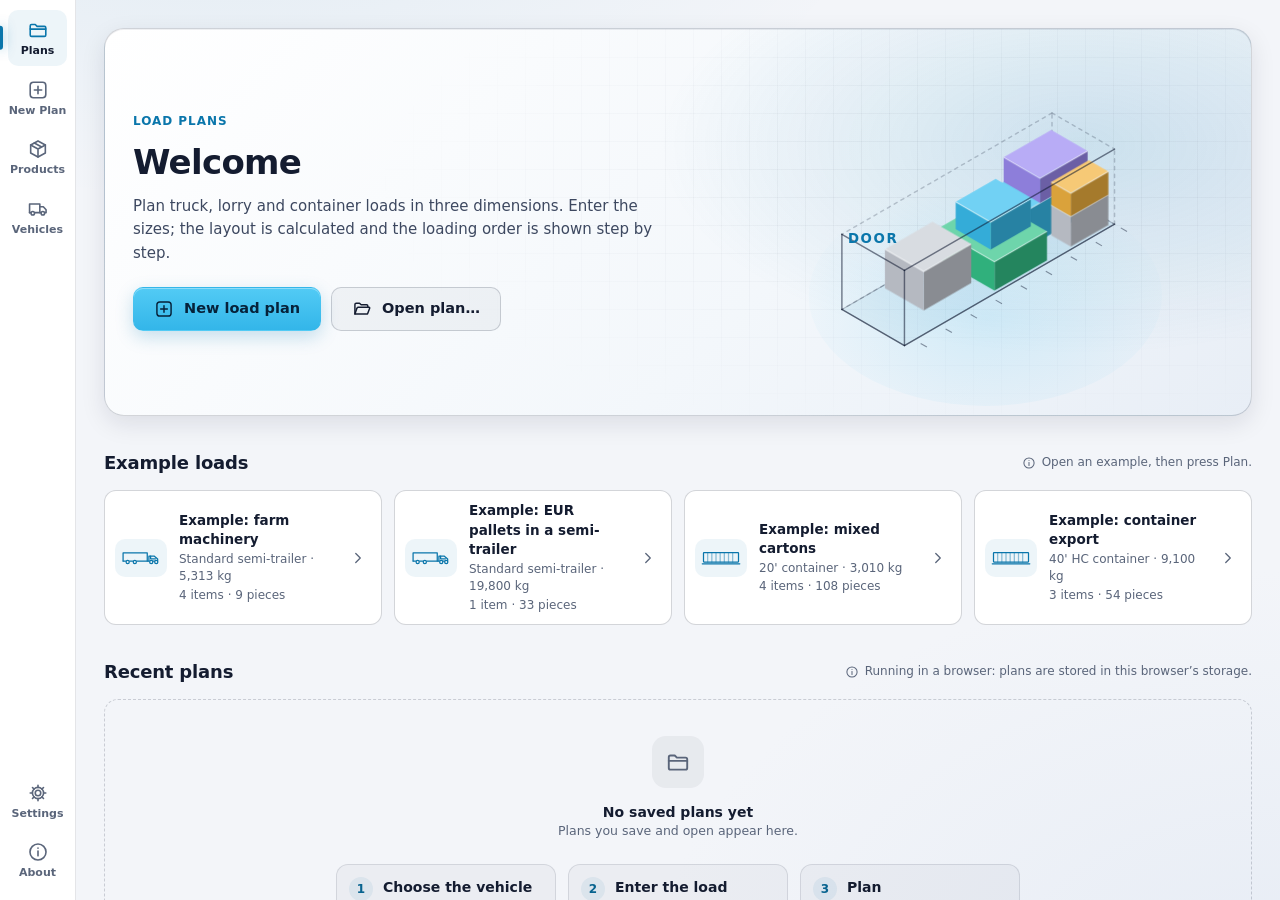
<file: Istif/web/index.html>
<!doctype html>
<html lang="tr">
<head>
  <meta charset="utf-8">
  <meta name="viewport" content="width=device-width, initial-scale=1">
  <!-- Yalnız yerel dosyalar: dış adres, CDN ya da yazı tipi bağlantısı yok.
       script-src'deki özet aşağıdaki import map'in SHA-256'sıdır; import map değişirse özet yeniden hesaplanır. -->
  <meta http-equiv="Content-Security-Policy"
        content="default-src 'self'; script-src 'self' 'sha256-kaEog0AsPo4/9apXRMvp5eF3zpfBg9ltlJNNm2KUPio='; style-src 'self' 'unsafe-inline'; img-src 'self' data: blob:; font-src 'self'; connect-src 'self'; worker-src 'self'; object-src 'none'; base-uri 'none'; form-action 'none';">
  <meta name="color-scheme" content="dark">
  <title></title>
  <link rel="icon" href="img/simge-256.png">
  <link rel="stylesheet" href="css/temel.css">
  <link rel="stylesheet" href="css/ekranlar.css">
  <link rel="stylesheet" href="css/plan.css">
  <link rel="stylesheet" href="css/rapor.css">
  <script type="importmap">{"imports":{"three":"./vendor/three/three.module.min.js","three/addons/":"./vendor/three/addons/"}}</script>
  <script type="module" src="js/uygulama.js"></script>
</head>
<body class="bekliyor">
</body>
</html>
</file>
<file: Istif/web/css/temel.css>
/* Temel: renkler, yazı, düğmeler, alanlar, kartlar, pencereler, bildirimler.
   Renkler iki temada da değişkenlerdedir: koyu tema :root, açık tema :root[data-tema="acik"] (js/tema.js).
   "-ton" değişkenleri saydam katmanlar içindir: rgba(var(--ton), 0.06) gibi. Açık temada metin renkleri WCAG AA'yı (4,5:1) sağlar. */

:root {
  --zemin: #0F1830;
  --zemin-koyu: #0A1226;
  --yuzey: #121D38;
  --yuzey-2: #172443;
  --yuzey-3: #1D2C52;
  --lacivert: #1D2B4D;

  /* Saydam katman tonları (r, g, b) */
  --ton: 255, 255, 255;
  --cizgi-ton: 201, 206, 214;
  --cukur-ton: 6, 11, 26;
  --panel-ton: 10, 18, 38;
  --cam-ton: 12, 20, 42;
  --lacivert-ton: 29, 43, 77;
  --vurgu-ton: 58, 191, 240;
  --sari-ton: 242, 180, 65;
  --kirmizi-ton: 240, 97, 109;
  --yesil-ton: 53, 196, 138;
  --mor-ton: 157, 140, 242;

  --cizgi: rgba(var(--cizgi-ton), 0.09);
  --cizgi-2: rgba(var(--cizgi-ton), 0.16);
  --cizgi-3: rgba(var(--cizgi-ton), 0.26);

  --vurgu: #3ABFF0;
  --vurgu-acik: #8EDCF8;
  --vurgu-koyu: #1E9FD3;
  --vurgu-zemin: rgba(var(--vurgu-ton), 0.12);
  /* Vurgu renginin üstündeki yazı (seçili sekme, oynat düğmesi) */
  --vurgu-metin: #06223A;
  /* Açık mavi birincil düğmelerin yazısı; iki temada da aynı */
  --birincil-metin: #06223A;

  --gumus: #C9CED6;
  --gumus-koyu: #8A929E;
  --metin: #E9EDF3;
  --metin-2: #B4BCC8;
  --metin-3: #7E8899;
  --metin-guclu: #FFFFFF;

  --yesil: #35C48A;
  --sari: #F2B441;
  --kirmizi: #F0616D;
  --mor: #9D8CF2;
  --etiket-kirmizi: #F68B94;
  --etiket-sari: #F5C462;
  --etiket-mavi: #77D2F5;
  --etiket-mor: #B5A8F6;
  --etiket-yesil: #35C48A;

  --menu-zemin: #17244A;
  --tablo-baslik: #131E3B;
  --diyalog-zemin: linear-gradient(180deg, #1A2850 0%, #141F3D 100%);
  --perde: rgba(4, 8, 20, 0.6);
  --gezinme-zemin: linear-gradient(180deg, #0C1530 0%, #0A1229 100%);
  --karsilama-zemin:
    radial-gradient(600px 300px at 85% 30%, rgba(var(--vurgu-ton), 0.12), transparent 70%),
    linear-gradient(135deg, #1D2B4D 0%, #16234A 45%, #111B38 100%);
  --sahne-zemin: radial-gradient(120% 90% at 50% 35%, #1F3260 0%, #172649 40%, #101A35 75%, #0C1429 100%);
  --kart-zemin: linear-gradient(180deg, rgba(255, 255, 255, 0.035), rgba(255, 255, 255, 0.015));

  --golge-1: 0 1px 2px rgba(0, 0, 0, 0.25);
  --golge-2: 0 10px 28px rgba(2, 6, 18, 0.45);
  --golge-3: 0 28px 70px rgba(2, 6, 18, 0.62);

  --r-k: 6px;
  --r: 10px;
  --r-b: 14px;

  --egri: cubic-bezier(0.2, 0.8, 0.2, 1);
  --sure: 200ms;

  --yazi: "Segoe UI Variable Text", "Segoe UI", system-ui, sans-serif;
  --baslik-yazi: "Segoe UI Variable Display", "Segoe UI", system-ui, sans-serif;

  color-scheme: dark;
}

:root[data-tema="acik"] {
  --zemin: #F3F5F9;
  --zemin-koyu: #E9EDF3;
  --yuzey: #FFFFFF;
  --yuzey-2: #F7F9FC;
  --yuzey-3: #FFFFFF;

  --ton: 15, 24, 48;
  --cizgi-ton: 15, 24, 48;
  --cukur-ton: 255, 255, 255;
  --panel-ton: 255, 255, 255;
  --cam-ton: 255, 255, 255;
  --lacivert-ton: 222, 230, 242;
  --vurgu-ton: 10, 118, 171;
  --sari-ton: 154, 98, 0;
  --kirmizi-ton: 192, 48, 61;
  --yesil-ton: 26, 127, 83;
  --mor-ton: 106, 85, 216;

  --cizgi: rgba(var(--cizgi-ton), 0.11);
  --cizgi-2: rgba(var(--cizgi-ton), 0.18);
  --cizgi-3: rgba(var(--cizgi-ton), 0.32);

  --vurgu: #0A76AB;
  --vurgu-acik: #075F8B;
  --vurgu-koyu: #3ABFF0;
  --vurgu-zemin: rgba(var(--vurgu-ton), 0.07);
  --vurgu-metin: #FFFFFF;

  --gumus: #5A657A;
  --gumus-koyu: #6B7487;
  --metin: #141C30;
  --metin-2: #3D4860;
  --metin-3: #5A657A;
  --metin-guclu: #0F1830;

  --yesil: #1A7F53;
  --sari: #9A6200;
  --kirmizi: #C0303D;
  --mor: #6A55D8;
  --etiket-kirmizi: #A8293A;
  --etiket-sari: #855400;
  --etiket-mavi: #08638F;
  --etiket-mor: #5641BE;
  --etiket-yesil: #156B47;

  --menu-zemin: #FFFFFF;
  --tablo-baslik: #F7F9FC;
  --diyalog-zemin: #FFFFFF;
  --perde: rgba(15, 24, 48, 0.32);
  --gezinme-zemin: #FFFFFF;
  --karsilama-zemin:
    radial-gradient(600px 300px at 85% 30%, rgba(var(--vurgu-ton), 0.16), transparent 70%),
    linear-gradient(135deg, #FFFFFF 0%, #F3F7FB 60%, #E8EEF6 100%);
  --sahne-zemin: radial-gradient(120% 90% at 50% 35%, #FFFFFF 0%, #F2F5FA 45%, #E1E7F0 100%);
  --kart-zemin: #FFFFFF;

  --golge-1: 0 1px 2px rgba(15, 24, 48, 0.08);
  --golge-2: 0 8px 24px rgba(15, 24, 48, 0.1);
  --golge-3: 0 24px 60px rgba(15, 24, 48, 0.2);

  color-scheme: light;
}

/* Tema değişirken renk geçişleri beklemesin */
.tema-gecisi *,
.tema-gecisi *::before,
.tema-gecisi *::after { transition: none !important; }

*,
*::before,
*::after {
  box-sizing: border-box;
}

html,
body {
  height: 100%;
  margin: 0;
  overflow: hidden;
}

body {
  background: var(--zemin);
  color: var(--metin);
  font: 14px/1.45 var(--yazi);
  -webkit-font-smoothing: antialiased;
  text-rendering: optimizeLegibility;
  user-select: none;
}

input,
textarea,
.secilebilir {
  user-select: text;
}

h1, h2, h3, h4 {
  margin: 0;
  font-family: var(--baslik-yazi);
  font-weight: 600;
  letter-spacing: -0.01em;
}

p { margin: 0; }

button,
input,
select,
textarea {
  font: inherit;
  color: inherit;
}

button { cursor: pointer; }
button:disabled { cursor: default; }

[hidden] { display: none !important; }

.simge { flex: none; display: block; }

.soluk { color: var(--metin-3); }

kbd {
  font: 600 11px/1 var(--yazi);
  padding: 3px 6px;
  border-radius: 5px;
  border: 1px solid var(--cizgi-2);
  border-bottom-width: 2px;
  background: rgba(var(--ton), 0.04);
  color: var(--metin-2);
}

:focus { outline: none; }
:focus-visible {
  outline: 2px solid var(--vurgu);
  outline-offset: 2px;
}

/* Kaydırma çubukları */
::-webkit-scrollbar { width: 10px; height: 10px; }
::-webkit-scrollbar-track { background: transparent; }
::-webkit-scrollbar-thumb {
  background: rgba(var(--cizgi-ton), 0.14);
  border-radius: 10px;
  border: 3px solid transparent;
  background-clip: padding-box;
}
::-webkit-scrollbar-thumb:hover { background-color: rgba(var(--cizgi-ton), 0.26); }
::-webkit-scrollbar-corner { background: transparent; }

/* ------------------------------------------------------------------ düğmeler */

.dugme {
  display: inline-flex;
  align-items: center;
  justify-content: center;
  gap: 8px;
  height: 34px;
  padding: 0 14px;
  border-radius: 8px;
  border: 1px solid transparent;
  font-weight: 600;
  font-size: 13.5px;
  white-space: nowrap;
  transition: background var(--sure) var(--egri), border-color var(--sure) var(--egri),
    color var(--sure) var(--egri), transform 120ms var(--egri), box-shadow var(--sure) var(--egri);
}
.dugme:active:not(:disabled) { transform: translateY(1px) scale(0.99); }
.dugme:disabled { opacity: 0.5; }

.dugme--birincil {
  background: linear-gradient(180deg, #52CBF5 0%, #33B6E9 100%);
  color: var(--birincil-metin);
  box-shadow: 0 6px 18px rgba(var(--vurgu-ton), 0.22), inset 0 1px 0 rgba(255, 255, 255, 0.35);
}
.dugme--birincil:hover:not(:disabled) {
  background: linear-gradient(180deg, #67D3F7 0%, #3FBDEE 100%);
  box-shadow: 0 8px 24px rgba(var(--vurgu-ton), 0.32), inset 0 1px 0 rgba(255, 255, 255, 0.4);
}

.dugme--ikincil {
  background: rgba(var(--ton), 0.04);
  border-color: var(--cizgi-2);
  color: var(--metin);
}
.dugme--ikincil:hover:not(:disabled) {
  background: rgba(var(--ton), 0.08);
  border-color: var(--cizgi-3);
}

.dugme--hayalet {
  background: transparent;
  color: var(--metin-2);
}
.dugme--hayalet:hover:not(:disabled) {
  background: rgba(var(--ton), 0.06);
  color: var(--metin);
}

.dugme--tehlike {
  background: linear-gradient(180deg, #F2737E, #E4545F);
  color: #2A060B;
  box-shadow: 0 6px 18px rgba(var(--kirmizi-ton), 0.22);
}
.dugme--tehlike:hover:not(:disabled) { background: linear-gradient(180deg, #F5848E, #EA606B); }

.dugme--buyuk { height: 44px; padding: 0 20px; font-size: 14.5px; border-radius: 10px; gap: 10px; }
.dugme--kucuk { height: 28px; padding: 0 10px; font-size: 12.5px; gap: 6px; border-radius: 7px; }

.simge-dugme {
  display: inline-grid;
  place-items: center;
  width: 30px;
  height: 30px;
  border-radius: 7px;
  border: 0;
  background: transparent;
  color: var(--metin-2);
  transition: background var(--sure) var(--egri), color var(--sure) var(--egri);
}
.simge-dugme:hover { background: rgba(var(--ton), 0.07); color: var(--metin); }
.simge-dugme--tehlike:hover { background: rgba(var(--kirmizi-ton), 0.14); color: var(--kirmizi); }

.metin-dugme {
  display: inline-flex;
  align-items: center;
  gap: 6px;
  border: 0;
  background: none;
  padding: 4px 2px;
  color: var(--vurgu);
  font-weight: 600;
  font-size: 12.5px;
  border-radius: 6px;
}
.metin-dugme:hover { color: var(--vurgu-acik); }

/* ------------------------------------------------------------------ alanlar */

.form { display: grid; gap: 16px; }
.form-satir { display: grid; gap: 10px 12px; }
.form-satir--2 { grid-template-columns: 1fr 1fr; }
.form-satir--3 { grid-template-columns: repeat(3, 1fr); }
.form-satir--2-1 { grid-template-columns: 2fr 1fr; }
.form-satir--1-yarim { grid-template-columns: 1fr 1fr; }

.grup {
  border: 0;
  margin: 0;
  padding: 0;
  display: grid;
  gap: 10px;
  min-width: 0;
}
.grup > legend {
  padding: 0;
  margin-bottom: 8px;
  font-size: 11.5px;
  font-weight: 600;
  letter-spacing: 0.04em;
  color: var(--metin-3);
  text-transform: uppercase;
}

.alan { display: grid; gap: 5px; min-width: 0; position: relative; }
.alan-etiket { font-size: 12px; color: var(--metin-2); font-weight: 500; }
.alan-etiket:empty { display: none; }
.alan-aciklama { font-size: 12px; color: var(--metin-3); }
.alan-hata { font-size: 11.5px; color: var(--kirmizi); }
.alan-hata:empty { display: none; }

input[type="text"],
input[type="search"] {
  width: 100%;
  height: 34px;
  padding: 0 10px;
  border-radius: 8px;
  border: 1px solid var(--cizgi-2);
  background: rgba(var(--cukur-ton), 0.5);
  color: var(--metin);
  transition: border-color var(--sure) var(--egri), box-shadow var(--sure) var(--egri), background var(--sure);
}
input[type="text"]::placeholder,
input[type="search"]::placeholder { color: var(--metin-3); }
input[type="text"]:hover,
input[type="search"]:hover { border-color: var(--cizgi-3); }
input[type="text"]:focus,
input[type="search"]:focus {
  border-color: var(--vurgu);
  box-shadow: 0 0 0 3px rgba(var(--vurgu-ton), 0.18);
  background: rgba(var(--cukur-ton), 0.7);
}
.alan--hata input,
.alan--hata .sayi-girdi { border-color: var(--kirmizi) !important; }

.sayi-girdi {
  display: flex;
  align-items: center;
  height: 34px;
  border-radius: 8px;
  border: 1px solid var(--cizgi-2);
  background: rgba(var(--cukur-ton), 0.5);
  transition: border-color var(--sure) var(--egri), box-shadow var(--sure) var(--egri);
}
.sayi-girdi:hover { border-color: var(--cizgi-3); }
.sayi-girdi:focus-within {
  border-color: var(--vurgu);
  box-shadow: 0 0 0 3px rgba(var(--vurgu-ton), 0.18);
}
.sayi-girdi input {
  border: 0 !important;
  background: transparent !important;
  box-shadow: none !important;
  height: 100%;
  text-align: right;
  font-variant-numeric: tabular-nums;
  padding-right: 6px;
}
.sayi-girdi .birim {
  padding-right: 10px;
  font-size: 12px;
  color: var(--metin-3);
}
.sayi-girdi.devre-disi { opacity: 0.4; }
.alan--kucuk .sayi-girdi { width: 120px; }

.arama {
  position: relative;
  display: flex;
  align-items: center;
  min-width: 240px;
}
.arama .simge {
  position: absolute;
  left: 10px;
  color: var(--metin-3);
  pointer-events: none;
}
.arama input { padding-left: 34px; }
input[type="search"]::-webkit-search-cancel-button { filter: invert(0.7); }

/* Anahtar (açık/kapalı) */
.anahtar-satir {
  display: flex;
  align-items: flex-start;
  gap: 12px;
  cursor: pointer;
  padding: 6px 0;
}
.anahtar-satir.devre-disi { opacity: 0.45; cursor: default; }
.anahtar { position: relative; flex: none; margin-top: 1px; }
.anahtar input { position: absolute; opacity: 0; inset: 0; margin: 0; cursor: inherit; }
.anahtar-iz {
  display: block;
  width: 36px;
  height: 20px;
  border-radius: 20px;
  background: rgba(var(--ton), 0.1);
  border: 1px solid var(--cizgi-2);
  transition: background var(--sure) var(--egri), border-color var(--sure) var(--egri);
}
.anahtar-top {
  position: absolute;
  top: 4px;
  left: 4px;
  width: 12px;
  height: 12px;
  border-radius: 50%;
  background: var(--gumus);
  transition: transform var(--sure) var(--egri), background var(--sure) var(--egri), width var(--sure) var(--egri);
}
.anahtar input:checked + .anahtar-iz { background: var(--vurgu); border-color: var(--vurgu); }
.anahtar input:checked + .anahtar-iz .anahtar-top { transform: translateX(16px); background: var(--vurgu-metin); }
.anahtar input:focus-visible + .anahtar-iz { outline: 2px solid var(--vurgu); outline-offset: 2px; }
.anahtar-satir:active .anahtar-top { width: 15px; }
.anahtar-metin { display: grid; gap: 1px; min-width: 0; }
.anahtar-etiket { font-weight: 500; }
.anahtar-aciklama { font-size: 12px; color: var(--metin-3); }

.anahtar-ile-alan { display: flex; align-items: center; justify-content: space-between; gap: 12px; }
.teslimat-satir { display: flex; align-items: center; justify-content: space-between; gap: 16px; padding: 6px 0; }
.teslimat-satir .alan--kucuk .sayi-girdi { width: 80px; }

/* Bölümlü seçim */
.bolumlu {
  display: inline-grid;
  grid-auto-flow: column;
  grid-auto-columns: 1fr;
  padding: 3px;
  border-radius: 9px;
  background: rgba(var(--cukur-ton), 0.5);
  border: 1px solid var(--cizgi-2);
  width: max-content;
  min-width: 300px;
}
.bolumlu-secenek { position: relative; cursor: pointer; }
.bolumlu-secenek input { position: absolute; opacity: 0; }
.bolumlu-secenek span {
  display: block;
  text-align: center;
  padding: 5px 14px;
  border-radius: 6px;
  font-weight: 600;
  font-size: 13px;
  color: var(--metin-2);
  transition: background var(--sure) var(--egri), color var(--sure) var(--egri);
}
.bolumlu-secenek:hover span { color: var(--metin); }
.bolumlu-secenek input:checked + span {
  background: var(--yuzey-3);
  color: var(--metin);
  box-shadow: 0 1px 3px rgba(0, 0, 0, 0.35), inset 0 1px 0 rgba(var(--ton), 0.06);
}
.bolumlu-secenek input:focus-visible + span { outline: 2px solid var(--vurgu); }

/* Renk seçici */
.renk-secici { display: flex; flex-wrap: wrap; gap: 8px; }
.renk-kutu {
  position: relative;
  width: 30px;
  height: 30px;
  padding: 3px;
  border-radius: 9px;
  border: 1px solid transparent;
  background: transparent;
  cursor: pointer;
  transition: border-color var(--sure), transform 120ms var(--egri);
}
.renk-kutu:hover { transform: translateY(-1px); }
.renk-kutu.secili { border-color: var(--metin); }
.renk-ornek {
  display: grid;
  place-items: center;
  width: 100%;
  height: 100%;
  border-radius: 6px;
  background: var(--boya, #fff);
  box-shadow: inset 0 0 0 1px rgba(0, 0, 0, 0.2);
  color: rgba(var(--panel-ton), 0.7);
}
.renk-ozel input { position: absolute; opacity: 0; width: 0; height: 0; pointer-events: none; }
.renk-ozel .renk-ornek { background: conic-gradient(#3ABFF0, #9D8CF2, #F08FC0, #F2B441, #35C48A, #3ABFF0); }
.renk-ozel.secili .renk-ornek { background: var(--boya); }

/* Araç türü seçici */
.tur-secici { display: grid; grid-template-columns: repeat(4, 1fr); gap: 8px; }
.tur-secenek { cursor: pointer; position: relative; }
.tur-secenek input { position: absolute; opacity: 0; }
.tur-kutu {
  display: grid;
  justify-items: center;
  gap: 6px;
  padding: 12px 6px 9px;
  border-radius: 10px;
  border: 1px solid var(--cizgi-2);
  background: rgba(var(--ton), 0.02);
  color: var(--metin-2);
  font-size: 12.5px;
  font-weight: 600;
  transition: all var(--sure) var(--egri);
}
.tur-secenek:hover .tur-kutu { border-color: var(--cizgi-3); color: var(--metin); }
.tur-secenek input:checked + .tur-kutu {
  border-color: var(--vurgu);
  background: var(--vurgu-zemin);
  color: var(--metin);
}
.tur-secenek input:checked + .tur-kutu .arac-cizim { color: var(--vurgu); }
.tur-secenek input:focus-visible + .tur-kutu { outline: 2px solid var(--vurgu); outline-offset: 2px; }

/* ------------------------------------------------------------------ kart, rozet, etiket */

.kart {
  background: var(--kart-zemin);
  border: 1px solid var(--cizgi);
  border-radius: var(--r-b);
  box-shadow: inset 0 1px 0 rgba(var(--ton), 0.03);
}
.kart-baslik {
  display: flex;
  align-items: center;
  justify-content: space-between;
  gap: 10px;
}
.kart-baslik h2 {
  display: flex;
  align-items: center;
  gap: 8px;
  font-size: 14px;
}
.kart-baslik h2 .simge { color: var(--vurgu); }
.kart-alt-baslik {
  font-size: 11.5px;
  font-weight: 600;
  letter-spacing: 0.05em;
  text-transform: uppercase;
  color: var(--metin-3);
  margin-bottom: 12px;
}

.rozet {
  display: inline-flex;
  align-items: center;
  gap: 5px;
  height: 22px;
  padding: 0 8px;
  border-radius: 6px;
  font-size: 11.5px;
  font-weight: 600;
  background: rgba(var(--ton), 0.06);
  color: var(--metin-2);
  white-space: nowrap;
}
.rozet--ozel { background: rgba(var(--sari-ton), 0.14); color: var(--sari); animation: rozetGiris 260ms var(--egri); }
.rozet--yesil { background: rgba(var(--yesil-ton), 0.14); color: var(--etiket-yesil); }
.rozet--kilit { background: rgba(var(--cizgi-ton), 0.08); color: var(--gumus-koyu); }

.sayac-rozet {
  display: inline-grid;
  place-items: center;
  min-width: 22px;
  height: 20px;
  padding: 0 6px;
  border-radius: 10px;
  font-size: 11.5px;
  font-weight: 700;
  background: rgba(var(--ton), 0.07);
  color: var(--metin-2);
  font-variant-numeric: tabular-nums;
}

.etiketler { display: flex; flex-wrap: wrap; gap: 4px; }
.etiket {
  display: inline-flex;
  align-items: center;
  gap: 4px;
  height: 20px;
  padding: 0 7px;
  border-radius: 5px;
  font-size: 11px;
  font-weight: 600;
  background: rgba(var(--cizgi-ton), 0.08);
  color: var(--metin-2);
  white-space: nowrap;
}
.etiket .simge { opacity: 0.85; }
.etiket--kirmizi { background: rgba(var(--kirmizi-ton), 0.13); color: var(--etiket-kirmizi); }
.etiket--sari { background: rgba(var(--sari-ton), 0.13); color: var(--etiket-sari); }
.etiket--mavi { background: rgba(var(--vurgu-ton), 0.13); color: var(--etiket-mavi); }
.etiket--mor { background: rgba(var(--mor-ton), 0.15); color: var(--etiket-mor); }

.nokta {
  display: inline-block;
  width: 9px;
  height: 9px;
  border-radius: 3px;
  background: var(--boya, var(--vurgu));
  box-shadow: 0 0 0 1px rgba(0, 0, 0, 0.25);
  flex: none;
}

.not-satiri {
  display: flex;
  align-items: center;
  gap: 8px;
  font-size: 12px;
  color: var(--metin-3);
}

/* ------------------------------------------------------------------ tablo */

.tablo { width: 100%; border-collapse: separate; border-spacing: 0; font-size: 13px; }
.tablo th {
  position: sticky;
  top: 0;
  z-index: 1;
  text-align: start;
  font-size: 11px;
  font-weight: 600;
  letter-spacing: 0.04em;
  text-transform: uppercase;
  color: var(--metin-3);
  padding: 8px 12px;
  background: var(--yuzey);
  border-bottom: 1px solid var(--cizgi);
  white-space: nowrap;
}
.tablo td {
  padding: 8px 12px;
  border-bottom: 1px solid var(--cizgi);
  vertical-align: middle;
}
.tablo tbody tr { transition: background var(--sure), opacity var(--sure); }
.tablo tbody tr:hover { background: rgba(var(--ton), 0.03); }
.tablo .sag { text-align: right; }
.tablo .rakam { font-variant-numeric: tabular-nums; white-space: nowrap; color: var(--metin-2); }
.parca-ad { display: inline-flex; align-items: center; gap: 9px; }

/* ------------------------------------------------------------------ durum kutuları */

.durum-kutu {
  display: grid;
  grid-template-columns: auto 1fr;
  gap: 4px 10px;
  align-items: start;
  padding: 12px 14px;
  border-radius: 12px;
  border: 1px solid var(--cizgi);
  background: rgba(var(--ton), 0.03);
  font-size: 13px;
}
.durum-kutu > .simge { margin-top: 1px; }
.durum-kutu h3 {
  grid-column: 1 / -1;
  display: flex;
  align-items: center;
  gap: 8px;
  font-size: 13.5px;
}
.durum-kutu h3 .sayac-rozet { margin-inline-start: auto; }
.durum-kutu ul {
  grid-column: 1 / -1;
  margin: 4px 0 0;
  padding: 0;
  list-style: none;
  display: grid;
  gap: 6px;
}
.durum-kutu li {
  display: grid;
  gap: 1px;
  padding-left: 26px;
  position: relative;
  color: var(--metin-2);
}
.durum-kutu li::before {
  content: "";
  position: absolute;
  left: 8px;
  top: 8px;
  width: 5px;
  height: 5px;
  border-radius: 50%;
  background: currentColor;
  opacity: 0.6;
}
.durum-kutu li b { color: var(--metin); font-weight: 600; }
.durum-kutu li span { font-size: 12px; color: var(--metin-3); }
.durum-kutu--uyari { border-color: rgba(var(--sari-ton), 0.28); background: linear-gradient(180deg, rgba(var(--sari-ton), 0.09), rgba(var(--sari-ton), 0.04)); }
.durum-kutu--uyari > .simge, .durum-kutu--uyari h3 .simge { color: var(--sari); }
.durum-kutu--hata { border-color: rgba(var(--kirmizi-ton), 0.3); background: linear-gradient(180deg, rgba(var(--kirmizi-ton), 0.1), rgba(var(--kirmizi-ton), 0.04)); }
.durum-kutu--hata h3 .simge { color: var(--kirmizi); }
.durum-kutu--basari { border-color: rgba(var(--yesil-ton), 0.26); background: linear-gradient(180deg, rgba(var(--yesil-ton), 0.09), rgba(var(--yesil-ton), 0.03)); }
.durum-kutu--basari > .simge { color: var(--yesil); }
.durum-kutu--bilgi { border-color: rgba(var(--vurgu-ton), 0.25); background: var(--vurgu-zemin); }
.durum-kutu--bilgi > .simge { color: var(--vurgu); }
.durum-kutu--sakin > .simge { color: var(--metin-3); }
.durum-kutu--sakin p, .durum-kutu--notr p { color: var(--metin-3); }
.durum-kutu--notr > .simge { color: var(--metin-3); }

/* ------------------------------------------------------------------ pencere (diyalog) */

.perde {
  position: fixed;
  inset: 0;
  z-index: 100;
  display: grid;
  place-items: center;
  padding: 24px;
  background: var(--perde);
  backdrop-filter: blur(6px);
  animation: perdeGiris 180ms ease-out both;
}
.perde.kapaniyor { animation: perdeCikis 160ms ease-in both; }
.diyalog {
  max-height: calc(100vh - 48px);
  display: flex;
  flex-direction: column;
  border-radius: 16px;
  background: var(--diyalog-zemin);
  border: 1px solid var(--cizgi-2);
  box-shadow: var(--golge-3), inset 0 1px 0 rgba(var(--ton), 0.05);
  animation: diyalogGiris 240ms var(--egri) both;
}
.perde.kapaniyor .diyalog { animation: diyalogCikis 160ms ease-in both; }
.diyalog-ust {
  display: flex;
  align-items: center;
  gap: 12px;
  padding: 18px 18px 10px 22px;
}
.diyalog-ust h2 { font-size: 17px; flex: 1; }
.diyalog-simge {
  display: grid;
  place-items: center;
  width: 34px;
  height: 34px;
  border-radius: 10px;
  background: var(--vurgu-zemin);
  color: var(--vurgu);
}
.diyalog-simge--uyari { background: rgba(var(--sari-ton), 0.14); color: var(--sari); }
.diyalog-simge--hata, .diyalog-simge--sil { background: rgba(var(--kirmizi-ton), 0.14); color: var(--kirmizi); }
.diyalog-govde {
  padding: 8px 22px 18px;
  overflow: auto;
}
.diyalog-metin { color: var(--metin-2); line-height: 1.55; }
.diyalog-alt {
  display: flex;
  justify-content: flex-end;
  gap: 8px;
  padding: 14px 18px 18px;
  border-top: 1px solid var(--cizgi);
}
.diyalog--form .diyalog-govde { padding-top: 12px; }
.ayrinti { margin-top: 14px; font-size: 12px; color: var(--metin-3); }
.ayrinti summary { cursor: pointer; }
.ayrinti pre {
  margin: 8px 0 0;
  padding: 10px;
  border-radius: 8px;
  background: rgba(var(--cukur-ton), 0.6);
  border: 1px solid var(--cizgi);
  white-space: pre-wrap;
  word-break: break-word;
  max-height: 180px;
  overflow: auto;
  user-select: text;
}
.form-alt-secenek { padding-top: 4px; border-top: 1px solid var(--cizgi); }

.surum-notlari { margin-top: 14px; }
.surum-notlari h3 { font-size: 12px; color: var(--metin-3); text-transform: uppercase; letter-spacing: 0.05em; margin-bottom: 6px; }
.surum-notlari pre {
  margin: 0;
  font: 13px/1.5 var(--yazi);
  white-space: pre-wrap;
  color: var(--metin-2);
  max-height: 200px;
  overflow: auto;
}
.guncelleme-ilerleme { margin-top: 16px; display: grid; gap: 8px; }
.ilerleme-cubuk { height: 4px; border-radius: 4px; background: rgba(var(--ton), 0.08); overflow: hidden; }
.ilerleme-cubuk span { display: block; height: 100%; width: 0; background: var(--vurgu); box-shadow: 0 0 10px var(--vurgu); transition: width 200ms linear; }
.ilerleme-metin { font-size: 12px; color: var(--metin-3); }

/* ------------------------------------------------------------------ bildirimler */

#bildirimler {
  position: fixed;
  right: 20px;
  bottom: 20px;
  z-index: 120;
  display: grid;
  gap: 8px;
  justify-items: end;
  pointer-events: none;
}
.bildirim {
  pointer-events: auto;
  display: flex;
  align-items: center;
  gap: 10px;
  max-width: 440px;
  padding: 10px 12px 10px 14px;
  border-radius: 12px;
  background: rgba(var(--cam-ton), 0.96);
  border: 1px solid var(--cizgi-2);
  box-shadow: var(--golge-2);
  backdrop-filter: blur(10px);
  animation: bildirimGiris 260ms var(--egri) both;
}
.bildirim.gidiyor { animation: bildirimCikis 200ms ease-in both; }
.bildirim-metin { flex: 1; font-size: 13px; }
.bildirim--basari > .simge { color: var(--yesil); }
.bildirim--hata > .simge { color: var(--kirmizi); }
.bildirim--uyari > .simge { color: var(--sari); }
.bildirim--bilgi > .simge { color: var(--vurgu); }
.bildirim-eylem {
  border: 0;
  background: rgba(var(--vurgu-ton), 0.12);
  color: var(--vurgu);
  font-weight: 600;
  font-size: 12.5px;
  padding: 5px 10px;
  border-radius: 7px;
}
.bildirim-eylem:hover { background: rgba(var(--vurgu-ton), 0.22); }

/* ------------------------------------------------------------------ boş durum */

.bos-durum {
  display: grid;
  justify-items: center;
  gap: 14px;
  padding: 36px 24px;
  border-radius: var(--r-b);
  border: 1px dashed var(--cizgi-2);
  text-align: center;
  color: var(--metin-2);
}
.bos-durum--kucuk {
  grid-auto-flow: column;
  justify-content: start;
  justify-items: start;
  text-align: start;
  padding: 18px 20px;
  align-items: center;
}
.bos-durum--kucuk > .simge { color: var(--metin-3); }
.bos-durum b { display: block; color: var(--metin); }
.bos-durum small { display: block; color: var(--metin-3); font-size: 12.5px; }
.bos-not { padding: 24px; text-align: center; color: var(--metin-3); }

/* ------------------------------------------------------------------ hareket */

@keyframes perdeGiris { from { opacity: 0; } }
@keyframes perdeCikis { to { opacity: 0; } }
@keyframes diyalogGiris { from { opacity: 0; transform: translateY(10px) scale(0.98); } }
@keyframes diyalogCikis { to { opacity: 0; transform: translateY(6px) scale(0.98); } }
@keyframes bildirimGiris { from { opacity: 0; transform: translateY(12px) scale(0.98); } }
@keyframes bildirimCikis { to { opacity: 0; transform: translateX(16px); } }
@keyframes rozetGiris { from { opacity: 0; transform: scale(0.85); } }
@keyframes ogeGiris { from { opacity: 0; transform: translateY(8px); } }

.giris { animation: ogeGiris 320ms var(--egri) both; animation-delay: var(--gecikme, 0ms); }

/* Animasyonlar kapalı: Ayarlar > Animasyonlar "Kapalı", ya da "Sistem" seçiliyken Windows'ta animasyonlar kapalı.
   Sınıfı js/hareket.js koyar; "Açık" seçiliyken sistemin prefers-reduced-motion isteği yok sayılır. */
.az-hareket *,
.az-hareket *::before,
.az-hareket *::after {
  animation-duration: 1ms !important;
  animation-delay: 0ms !important;
  transition-duration: 1ms !important;
  scroll-behavior: auto !important;
}
</file>
<file: Istif/web/css/ekranlar.css>
/* Düzen, gezinme şeridi ve plan dışındaki ekranlar. */

.uygulama {
  display: grid;
  grid-template-columns: 76px 1fr;
  height: 100vh;
  transition: opacity 320ms ease-out;
}
body.bekliyor .uygulama { opacity: 0; }
body.bekliyor .gezinme { transform: translateX(-12px); }

/* ------------------------------------------------------------------ gezinme şeridi */

.gezinme {
  position: relative;
  display: flex;
  flex-direction: column;
  justify-content: space-between;
  padding: 10px 8px 12px;
  background: var(--gezinme-zemin);
  border-inline-end: 1px solid var(--cizgi);
  transition: transform 420ms var(--egri);
  z-index: 5;
}
.gezinme-ust,
.gezinme-alt { display: grid; gap: 4px; }
.gezinme-oge {
  display: grid;
  justify-items: center;
  gap: 4px;
  padding: 9px 2px 8px;
  border: 0;
  border-radius: 10px;
  background: transparent;
  color: var(--metin-3);
  font-size: 11px;
  font-weight: 600;
  line-height: 1.15;
  text-align: center;
  transition: background var(--sure) var(--egri), color var(--sure) var(--egri);
}
.gezinme-oge span { max-width: 60px; overflow: hidden; text-overflow: ellipsis; white-space: nowrap; }
.gezinme-oge:hover { background: rgba(var(--ton), 0.05); color: var(--metin); }
.gezinme-oge.secili { background: var(--vurgu-zemin); color: var(--metin); }
.gezinme-oge.secili .simge { color: var(--vurgu); }
.gezinme-oge .simge { transition: transform var(--sure) var(--egri); }
.gezinme-oge:active .simge { transform: scale(0.92); }
.gezinme-gosterge {
  position: absolute;
  inset-inline-start: 0;
  top: 0;
  width: 3px;
  height: 24px;
  border-start-end-radius: 3px;
  border-end-end-radius: 3px;
  background: var(--vurgu);
  box-shadow: 0 0 12px rgba(var(--vurgu-ton), 0.7);
  opacity: 0;
  transition: transform 320ms var(--egri), opacity 200ms;
}

/* ------------------------------------------------------------------ ekranlar */

.icerik {
  position: relative;
  min-width: 0;
  overflow: hidden;
  background:
    radial-gradient(1100px 520px at 12% -12%, rgba(var(--vurgu-ton), 0.07), transparent 60%),
    radial-gradient(900px 600px at 100% 110%, rgba(var(--lacivert-ton), 0.6), transparent 70%),
    var(--zemin);
}
.ekran {
  position: absolute;
  inset: 0;
  overflow: auto;
}
.ekran--giris { animation: ekranGiris 280ms var(--egri) both; }
.ekran--cikis { animation: ekranCikis 150ms ease-in both; pointer-events: none; }
@keyframes ekranGiris { from { opacity: 0; transform: translateY(10px); } }
@keyframes ekranCikis { to { opacity: 0; transform: translateY(-4px); } }

.ekran-ic {
  max-width: 1240px;
  margin: 0 auto;
  padding: 36px 40px 48px;
}

.ekran-baslik {
  display: flex;
  align-items: flex-end;
  justify-content: space-between;
  gap: 24px;
  margin-bottom: 24px;
}
.ekran-baslik h1 { font-size: 28px; }
.ekran-aciklama { margin-top: 6px; color: var(--metin-2); max-width: 620px; }
.ekran-baslik-eylem { display: flex; gap: 10px; align-items: center; }

/* ------------------------------------------------------------------ planlar */

.karsilama {
  position: relative;
  display: grid;
  grid-template-columns: minmax(0, 1.05fr) minmax(0, 1fr);
  gap: 24px;
  align-items: center;
  padding: 34px 38px;
  border-radius: 20px;
  overflow: hidden;
  background: var(--karsilama-zemin);
  border: 1px solid var(--cizgi-2);
  box-shadow: var(--golge-2), inset 0 1px 0 rgba(var(--ton), 0.06);
}
.karsilama::before {
  content: "";
  position: absolute;
  inset: 0;
  background-image:
    linear-gradient(rgba(var(--cizgi-ton), 0.05) 1px, transparent 1px),
    linear-gradient(90deg, rgba(var(--cizgi-ton), 0.05) 1px, transparent 1px);
  background-size: 28px 28px;
  mask-image: radial-gradient(70% 90% at 75% 40%, #000 0%, transparent 75%);
  pointer-events: none;
}
.karsilama-metin { position: relative; display: grid; gap: 14px; justify-items: start; }
.ust-baslik {
  font-size: 12px;
  font-weight: 600;
  letter-spacing: 0.08em;
  text-transform: uppercase;
  color: var(--vurgu);
}
.karsilama h1 { font-size: 40px; line-height: 1.08; letter-spacing: -0.02em; }
.karsilama-aciklama { font-size: 15px; color: var(--metin-2); max-width: 520px; line-height: 1.55; }
.karsilama-eylemler { display: flex; gap: 10px; margin-top: 8px; flex-wrap: wrap; }
.ornek-kart {
  display: flex;
  align-items: center;
  gap: 12px;
  margin-top: 6px;
  padding: 10px 14px 10px 10px;
  border-radius: 12px;
  border: 1px solid var(--cizgi-2);
  background: rgba(var(--panel-ton), 0.45);
  text-align: start;
  max-width: 520px;
  transition: border-color var(--sure), background var(--sure), transform 160ms var(--egri);
}
.ornek-kart:hover { border-color: rgba(var(--vurgu-ton), 0.5); background: rgba(var(--panel-ton), 0.65); transform: translateY(-1px); }
.ornek-kart-simge {
  display: grid;
  place-items: center;
  width: 38px;
  height: 38px;
  border-radius: 10px;
  background: var(--vurgu-zemin);
  color: var(--vurgu);
}
.ornek-kart-metin { display: grid; gap: 1px; flex: 1; }
.ornek-kart-metin small { color: var(--metin-3); font-size: 12px; }
.ornek-kart-ok { color: var(--metin-3); transition: transform var(--sure) var(--egri); }
.ornek-kart:hover .ornek-kart-ok { transform: translateX(3px); color: var(--vurgu); }

.karsilama-gorsel { position: relative; display: grid; place-items: center; min-height: 260px; }
.izo { width: 100%; max-width: 500px; max-height: 330px; height: auto; overflow: visible; }
.izo-taban { fill: rgba(var(--vurgu-ton), 0.06); stroke: rgba(var(--cizgi-ton), 0.25); stroke-width: 1; }
.izo-cerceve line { stroke: rgba(var(--cizgi-ton), 0.55); stroke-width: 1.3; stroke-linecap: round; }
.izo-cerceve--arka line { stroke: rgba(var(--cizgi-ton), 0.22); stroke-dasharray: 3 4; }
.izo-cetvel { stroke: rgba(var(--cizgi-ton), 0.45); stroke-width: 1; }
.izo-yazi { fill: var(--vurgu); font: 700 12px var(--yazi); letter-spacing: 0.12em; text-anchor: middle; }
.izo-kutu { animation: izoDus 620ms var(--egri) both; animation-delay: calc(350ms + var(--i) * 140ms); }
@keyframes izoDus {
  0% { opacity: 0; transform: translateY(-34px); }
  60% { opacity: 1; transform: translateY(2px); }
  80% { transform: translateY(-2px); }
  100% { transform: none; }
}

.acik-plan {
  display: flex;
  align-items: center;
  gap: 16px;
  margin-top: 20px;
  padding: 14px 16px 14px 18px;
  border-radius: 14px;
  border: 1px solid rgba(var(--vurgu-ton), 0.28);
  background: linear-gradient(90deg, rgba(var(--vurgu-ton), 0.1), rgba(var(--vurgu-ton), 0.03));
  animation: ogeGiris 300ms var(--egri) both;
}
.acik-plan-cizim { color: var(--vurgu); }
.acik-plan-metin { display: grid; flex: 1; min-width: 0; }
.acik-plan-metin small { font-size: 11.5px; color: var(--metin-3); text-transform: uppercase; letter-spacing: 0.05em; font-weight: 600; }
.acik-plan-metin b { font-size: 15px; }
.acik-plan-metin .soluk { font-size: 12.5px; }
.uyari-yazi { color: var(--sari); }

.bolum-baslik {
  display: flex;
  align-items: center;
  gap: 10px;
  margin: 34px 0 14px;
}
.bolum-baslik h2 { font-size: 18px; }
.bolum-not { margin-inline-start: auto; display: flex; align-items: center; gap: 6px; font-size: 12px; color: var(--metin-3); }

.plan-kartlari {
  display: grid;
  grid-template-columns: repeat(auto-fill, minmax(250px, 1fr));
  gap: 14px;
}
.plan-kart {
  position: relative;
  display: grid;
  gap: 6px;
  align-content: start;
  padding: 16px 16px 14px;
  border-radius: 14px;
  border: 1px solid var(--cizgi);
  background: var(--kart-zemin);
  cursor: pointer;
  transition: border-color var(--sure), transform 200ms var(--egri), box-shadow 200ms var(--egri), background var(--sure);
}
.plan-kart:hover {
  border-color: rgba(var(--vurgu-ton), 0.45);
  transform: translateY(-2px);
  box-shadow: var(--golge-2), 0 0 0 1px rgba(var(--vurgu-ton), 0.12);
  background: var(--kart-zemin);
}
.plan-kart-ust { display: flex; align-items: center; justify-content: space-between; margin-bottom: 4px; }
.plan-kart-cizim { color: var(--gumus-koyu); transition: color var(--sure); }
.plan-kart:hover .plan-kart-cizim { color: var(--vurgu); }
.plan-kart-tarih { font-size: 11.5px; color: var(--metin-3); }
.plan-kart h3 { font-size: 15px; line-height: 1.3; overflow: hidden; text-overflow: ellipsis; white-space: nowrap; }
.plan-kart-arac { font-size: 12.5px; color: var(--metin-3); }
.plan-kart-sayilar { display: flex; flex-wrap: wrap; gap: 4px 12px; font-size: 12.5px; color: var(--metin-2); }
.plan-kart-doluluk { display: flex; align-items: center; gap: 10px; margin-top: 6px; }
.doluluk-cubuk { flex: 1; height: 4px; border-radius: 4px; background: rgba(var(--ton), 0.08); overflow: hidden; }
.doluluk-cubuk i { display: block; height: 100%; border-radius: inherit; background: linear-gradient(90deg, var(--vurgu-koyu), var(--vurgu)); }
.doluluk-deger { font-size: 12px; font-weight: 600; color: var(--metin-2); font-variant-numeric: tabular-nums; }
.plan-kart-dosya {
  display: flex;
  align-items: center;
  gap: 6px;
  margin-top: 6px;
  padding-top: 8px;
  border-top: 1px solid var(--cizgi);
  font-size: 11.5px;
  color: var(--metin-3);
  overflow: hidden;
  white-space: nowrap;
  text-overflow: ellipsis;
}
.plan-kart-klasor {
  position: absolute;
  right: 10px;
  bottom: 8px;
  opacity: 0;
  transition: opacity var(--sure);
}
.plan-kart:hover .plan-kart-klasor,
.plan-kart:focus-within .plan-kart-klasor { opacity: 1; }

.bos-durum-simge {
  display: grid;
  place-items: center;
  width: 52px;
  height: 52px;
  border-radius: 14px;
  background: rgba(var(--ton), 0.05);
  color: var(--metin-3);
}
.bos-durum { grid-column: 1 / -1; }
.adimlar {
  display: grid;
  grid-template-columns: repeat(3, minmax(0, 220px));
  gap: 12px;
  margin: 10px 0 0;
  padding: 0;
  list-style: none;
}
.adimlar li {
  display: flex;
  gap: 10px;
  align-items: flex-start;
  text-align: start;
  padding: 12px;
  border-radius: 12px;
  background: rgba(var(--ton), 0.03);
  border: 1px solid var(--cizgi);
}
.adim-no {
  display: grid;
  place-items: center;
  flex: none;
  width: 24px;
  height: 24px;
  border-radius: 50%;
  background: var(--vurgu-zemin);
  color: var(--etiket-mavi);
  font-weight: 700;
  font-size: 12px;
}

/* ------------------------------------------------------------------ ürünler ve araçlar */

.tablo-karti { overflow: hidden; }
.urun-tablosu td { padding-top: 11px; padding-bottom: 11px; }
.urun-tablosu tbody tr { cursor: pointer; }
.urun-tablosu tbody tr.bos-satir { cursor: default; }
.urun-tablosu tbody tr.bos-satir:hover { background: none; }
.urun-tablosu .bos-satir td { padding: 18px; border-bottom: 0; }
.urun-tablosu .bos-durum { border: 0; padding: 6px; }
.renk-kare { width: 14px; height: 14px; border-radius: 4px; background: var(--boya); box-shadow: inset 0 0 0 1px rgba(0, 0, 0, 0.25); flex: none; }
.eylem-sutun { text-align: right; white-space: nowrap; width: 1%; }
.eylem-sutun > * { vertical-align: middle; }
.eylem-sutun .dugme { opacity: 0; transition: opacity var(--sure); margin-right: 4px; }
.urun-tablosu tr:hover .eylem-sutun .dugme,
.urun-tablosu tr:focus-within .eylem-sutun .dugme { opacity: 1; }
.tablo-alt { padding: 10px 14px; font-size: 12px; }

.arac-grubu + .arac-grubu { margin-top: 30px; }
.grup-baslik {
  display: flex;
  align-items: center;
  gap: 10px;
  margin-bottom: 12px;
  font-size: 13px;
  font-weight: 600;
  letter-spacing: 0.05em;
  text-transform: uppercase;
  color: var(--metin-3);
}
.arac-izgara {
  display: grid;
  grid-template-columns: repeat(auto-fill, minmax(260px, 1fr));
  gap: 14px;
}
.arac-kart {
  display: grid;
  gap: 10px;
  padding: 16px;
  border-radius: 14px;
  border: 1px solid var(--cizgi);
  background: var(--kart-zemin);
  transition: border-color var(--sure), transform 200ms var(--egri), box-shadow 200ms var(--egri);
}
.arac-kart:hover { border-color: var(--cizgi-3); transform: translateY(-2px); box-shadow: var(--golge-2); }
.arac-kart--secili { border-color: rgba(var(--vurgu-ton), 0.5); box-shadow: 0 0 0 1px rgba(var(--vurgu-ton), 0.15); }
.arac-kart header { display: flex; align-items: center; justify-content: space-between; }
.arac-kart-tur { font-size: 11.5px; font-weight: 600; letter-spacing: 0.05em; text-transform: uppercase; color: var(--metin-3); }
.arac-kart-cizim {
  display: grid;
  place-items: center;
  height: 92px;
  border-radius: 10px;
  color: var(--gumus);
  background:
    radial-gradient(60% 80% at 50% 100%, rgba(var(--vurgu-ton), 0.1), transparent 70%),
    rgba(var(--cukur-ton), 0.35);
  transition: color var(--sure);
}
.arac-kart:hover .arac-kart-cizim { color: var(--vurgu); }
.arac-kart h3 { font-size: 16px; }
.arac-kart-bilgi { display: grid; gap: 4px; margin: 0; font-size: 12.5px; }
.arac-kart-bilgi div { display: flex; justify-content: space-between; gap: 10px; }
.arac-kart-bilgi dt { color: var(--metin-3); }
.arac-kart-bilgi dd { margin: 0; color: var(--metin-2); font-variant-numeric: tabular-nums; }
.arac-kart footer { display: flex; align-items: center; gap: 4px; padding-top: 10px; border-top: 1px solid var(--cizgi); }
.arac-kart footer .bosluk { flex: 1; }
.arac-tip-notu {
  margin: -10px 0 22px;
  padding: 8px 12px;
  border-radius: 9px;
  background: rgba(var(--sari-ton), 0.07);
  border: 1px solid rgba(var(--sari-ton), 0.2);
  color: var(--metin-2);
  width: fit-content;
}
.arac-tip-notu .simge { color: var(--sari); }

/* ------------------------------------------------------------------ hakkında */

.hakkinda-ic { max-width: 980px; }
.hakkinda-kimlik {
  display: flex;
  align-items: center;
  gap: 24px;
  margin-bottom: 26px;
}
.hakkinda-simge {
  width: 112px;
  height: 112px;
  border-radius: 24px;
  box-shadow: var(--golge-2), 0 0 0 1px rgba(var(--ton), 0.06);
}
.hakkinda-kimlik h1 { font-size: 40px; letter-spacing: -0.02em; }
.hakkinda-alt { font-size: 16px; color: var(--metin-2); }
.hakkinda-surum { display: flex; gap: 6px; margin-top: 10px; }
.hakkinda-izgara { display: grid; grid-template-columns: 1fr 1fr; gap: 14px; }
.hakkinda-izgara .kart { padding: 18px 20px; }
.gelistiren { font-family: var(--baslik-yazi); font-size: 20px; font-weight: 600; margin-bottom: 14px; }
.baglantilar { display: grid; gap: 8px; }
.baglanti {
  display: flex;
  align-items: center;
  gap: 12px;
  padding: 10px 12px;
  border-radius: 10px;
  border: 1px solid var(--cizgi-2);
  background: rgba(var(--ton), 0.02);
  text-align: start;
  transition: border-color var(--sure), background var(--sure);
}
.baglanti:hover { border-color: rgba(var(--vurgu-ton), 0.5); background: var(--vurgu-zemin); }
.baglanti > .simge:first-child { color: var(--vurgu); }
.baglanti > span { display: grid; flex: 1; }
.baglanti small { color: var(--metin-3); font-size: 12px; }
.baglanti > .simge:last-child { color: var(--metin-3); }
.lisans-satiri { display: flex; align-items: flex-start; gap: 8px; margin-top: 14px; font-size: 12.5px; color: var(--metin-3); }
.lisans-satiri b { color: var(--metin-2); }
.bilesen-listesi { list-style: none; margin: 0; padding: 0; display: grid; gap: 2px; }
.bilesen-listesi li {
  display: flex;
  align-items: center;
  justify-content: space-between;
  gap: 10px;
  padding: 9px 0;
  border-bottom: 1px solid var(--cizgi);
}
.bilesen-listesi li:last-child { border-bottom: 0; }
.bilesen-listesi span:first-child { display: grid; }
.bilesen-listesi small { color: var(--metin-3); font-size: 12px; }
.guncelleme-alani { display: grid; gap: 12px; }
.guncelleme-satir { display: flex; align-items: center; gap: 12px; flex-wrap: wrap; }
.guncelleme-sonuc { font-size: 12.5px; }
.donuyor .simge { animation: don 900ms linear infinite; }
@keyframes don { to { transform: rotate(360deg); } }
.kisayollar { display: grid; gap: 8px; margin: 0; }
.kisayollar div { display: flex; align-items: center; gap: 12px; font-size: 13px; }
.kisayollar dt { width: 110px; }
.kisayollar dd { margin: 0; color: var(--metin-2); }
.hakkinda-uyari { margin-top: 14px; }
.hakkinda-uyari p { color: var(--metin); }
.telif { margin-top: 18px; font-size: 12px; color: var(--metin-3); text-align: center; }

@media (max-width: 1280px) {
  .karsilama { grid-template-columns: 1fr 0.8fr; padding: 28px; }
  .karsilama h1 { font-size: 34px; }
  .ekran-ic { padding: 28px 28px 40px; }
}

/* ------------------------------------------------------------------ 3. aşama: örnek galerisi, sekmeler, ayarlar */

.ornek-galeri {
  display: grid;
  grid-template-columns: repeat(auto-fill, minmax(250px, 1fr));
  gap: 12px;
}
.ornek-galeri .ornek-kart { margin-top: 0; max-width: none; background: var(--kart-zemin); }
.ornek-kart-simge { width: 52px; color: var(--vurgu); }
.ornek-kart-metin b { font-size: 13.5px; }

.kart-alt-baslik { display: flex; align-items: center; gap: 7px; }
.kart-alt-baslik .simge { color: var(--vurgu); }

.sekmeler {
  display: flex;
  gap: 4px;
  margin: -4px 0 18px;
  border-bottom: 1px solid var(--cizgi);
}
.sekme {
  display: inline-flex;
  align-items: center;
  gap: 8px;
  height: 38px;
  padding: 0 14px;
  border: 0;
  border-bottom: 2px solid transparent;
  margin-bottom: -1px;
  background: transparent;
  color: var(--metin-2);
  font-weight: 600;
  transition: color var(--sure), border-color var(--sure);
}
.sekme:hover { color: var(--metin); }
.sekme.secili { color: var(--metin); border-bottom-color: var(--vurgu); }
.sekme.secili .simge { color: var(--vurgu); }
.sekme .sayac-rozet { margin-inline-start: 2px; }

.arac-kart-rozetler { display: inline-flex; gap: 4px; }
.arac-kart-not { display: flex; gap: 5px; align-items: center; font-size: 11.5px; color: var(--metin-3); margin-top: -4px; }
.arac-kart .baglanti-kucuk { justify-self: start; margin: -4px 0 -2px -6px; }

.ayarlar-ic { max-width: 1060px; }
.ayarlar-izgara { display: grid; grid-template-columns: repeat(2, minmax(0, 1fr)); gap: 14px; align-items: start; }
.ayar-kart { padding: 18px 20px; display: grid; gap: 12px; }
.ayar-kart .kart-alt-baslik { margin-bottom: 2px; }
.ayar-satir { display: flex; align-items: center; justify-content: space-between; gap: 16px; flex-wrap: wrap; }
.ayar-satir .secim { width: auto; min-width: 220px; max-width: 100%; }
.ayar-etiket { display: flex; align-items: flex-start; gap: 10px; min-width: 0; flex: 1 1 240px; }
.ayar-etiket > .simge { margin-top: 2px; color: var(--metin-3); }
.ayar-etiket > span { display: grid; gap: 1px; }
.ayar-etiket small { font-size: 12px; color: var(--metin-3); line-height: 1.4; }
.ayar-satir .bolumlu { min-width: 0; }
.ayar-not { display: flex; gap: 7px; align-items: flex-start; font-size: 12px; color: var(--metin-3); line-height: 1.45; word-break: break-word; }
.ayar-not .simge { flex: none; margin-top: 2px; color: var(--vurgu); }
.ayar-dugmeler { display: flex; flex-wrap: wrap; gap: 8px; }
.ayar-sayilar { font-size: 12px; }

.hakkinda-not { font-size: 12.5px; margin-bottom: 12px; }
.hakkinda-eylemler { display: flex; flex-wrap: wrap; gap: 8px; }
.kisayollar dt { width: auto; min-width: 130px; display: flex; gap: 4px; align-items: center; }

.diyalog--notlar .diyalog-govde { max-height: min(560px, calc(100vh - 220px)); }
.surum-gecmisi { display: grid; gap: 16px; }
.surum-bolum h3 { font-size: 14px; margin-bottom: 6px; }
.surum-bolum ul { margin: 0; padding-inline-start: 18px; display: grid; gap: 5px; color: var(--metin-2); line-height: 1.5; user-select: text; }

.taslak-kart {
  display: grid;
  gap: 2px;
  margin-top: 12px;
  padding: 10px 12px;
  border-radius: 10px;
  border: 1px solid var(--cizgi-2);
  background: rgba(var(--cukur-ton), 0.35);
}
.taslak-kart small { color: var(--metin-3); font-size: 12px; }

@media (max-width: 1280px) {
  .ayarlar-izgara { grid-template-columns: 1fr; }
}
</file>
<file: Istif/web/css/plan.css>
/* Plan ekranı: sol panel, özet şeridi, 3B alan, oynatıcı, yükleme sırası ve uyarılar. */

/* ------------------------------------------------------------------ PDF düğmesi, araç notu */

.pdf-dugme.calisiyor { cursor: progress; }
.pdf-dugme.calisiyor .simge { animation: nabiz 1s ease-in-out infinite; }
.arac-notu {
  display: flex;
  align-items: flex-start;
  gap: 6px;
  margin-top: -4px;
  font-size: 11.5px;
  line-height: 1.4;
  color: var(--metin-3);
}
.arac-notu .simge { margin-top: 2px; color: var(--sari); }

/* ------------------------------------------------------------------ Excel'den al */

.secim {
  width: 100%;
  height: 34px;
  padding: 0 30px 0 10px;
  border-radius: 8px;
  border: 1px solid var(--cizgi-2);
  background: rgba(var(--cukur-ton), 0.5) url("data:image/svg+xml,%3Csvg xmlns='http://www.w3.org/2000/svg' width='12' height='12' viewBox='0 0 24 24' fill='none' stroke='%237E8899' stroke-width='2.2' stroke-linecap='round' stroke-linejoin='round'%3E%3Cpath d='m6 9 6 6 6-6'/%3E%3C/svg%3E") no-repeat right 10px center;
  color: var(--metin);
  appearance: none;
  cursor: pointer;
  transition: border-color var(--sure);
}
.secim:hover { border-color: var(--cizgi-3); }
.secim:focus { border-color: var(--vurgu); box-shadow: 0 0 0 3px rgba(var(--vurgu-ton), 0.18); }
.secim option { background: var(--menu-zemin); color: var(--metin); }

.excel-giris { display: grid; gap: 14px; }
.excel-sablon {
  display: flex;
  align-items: center;
  gap: 10px;
  padding: 10px 12px;
  border-radius: 10px;
  border: 1px dashed var(--cizgi-2);
  font-size: 13px;
  color: var(--metin-2);
}
.excel-sablon > span:nth-child(2) { flex: 1; }
.excel-sablon-simge { color: var(--vurgu); }

.diyalog--genis .diyalog-govde { padding-top: 6px; }
.excel-esleme { display: grid; gap: 14px; }
.excel-ust { display: flex; align-items: flex-end; gap: 16px; flex-wrap: wrap; }
.excel-dosya {
  display: flex;
  align-items: center;
  gap: 10px;
  flex: 1;
  min-width: 220px;
  padding: 8px 12px;
  border-radius: 10px;
  background: rgba(var(--ton), 0.04);
  border: 1px solid var(--cizgi);
}
.excel-dosya .simge { color: var(--yesil); }
.excel-dosya span { display: grid; min-width: 0; }
.excel-dosya small { font-size: 11px; color: var(--metin-3); }
.excel-dosya b { overflow: hidden; text-overflow: ellipsis; white-space: nowrap; }
.excel-sayfa { width: 200px; }
.excel-birim .bolumlu { min-width: 180px; }
.excel-birim-not { display: flex; align-items: center; gap: 6px; margin-top: -6px; }
.excel-alanlar h3,
.excel-onizleme h3 {
  font-size: 11.5px;
  font-weight: 600;
  letter-spacing: 0.04em;
  text-transform: uppercase;
  color: var(--metin-3);
  margin: 4px 0 8px;
}
.excel-izgara { display: grid; grid-template-columns: repeat(4, minmax(0, 1fr)); gap: 10px 12px; margin-bottom: 8px; }
.excel-izgara--5 { grid-template-columns: repeat(5, minmax(0, 1fr)); }
.alan--secim em { font-style: normal; font-size: 10.5px; color: var(--vurgu); margin-left: 4px; }
.alan--secim.alan--hata .secim { border-color: var(--kirmizi); }
.excel-onizleme-ust { display: flex; align-items: baseline; justify-content: space-between; gap: 12px; }
.excel-ozet { font-size: 12.5px; color: var(--metin-2); }
.hata-yazi { color: var(--kirmizi); }
.excel-onizleme .tablo-kap {
  max-height: 300px;
  border: 1px solid var(--cizgi);
  border-radius: 10px;
}
.excel-tablo td { padding-top: 6px; padding-bottom: 6px; }
.excel-tablo th { background: var(--tablo-baslik); }
.excel-tablo tr.satir-hatali td { background: rgba(var(--kirmizi-ton), 0.09); }
.excel-tablo tr.satir-hatali td:first-child { box-shadow: inset 3px 0 0 var(--kirmizi); }
.durum-hata, .durum-tamam { display: inline-flex; align-items: center; gap: 5px; font-size: 12px; font-weight: 600; white-space: nowrap; }
.durum-hata { color: var(--etiket-kirmizi); }
.durum-tamam { color: var(--yesil); }

.ekran-plan {
  display: grid;
  grid-template-rows: auto 1fr;
  overflow: hidden;
}

/* ------------------------------------------------------------------ üst çubuk */

.plan-ust {
  display: flex;
  align-items: center;
  justify-content: space-between;
  gap: 16px;
  height: 58px;
  padding: 0 16px 0 20px;
  border-bottom: 1px solid var(--cizgi);
  background: rgba(var(--panel-ton), 0.35);
}
.plan-ad-kap { display: flex; align-items: center; gap: 12px; min-width: 0; flex: 1; }
.plan-ad {
  width: min(460px, 100%) !important;
  height: 36px !important;
  padding: 0 10px !important;
  margin-left: -10px;
  border-color: transparent !important;
  background: transparent !important;
  font-family: var(--baslik-yazi);
  font-size: 18px;
  font-weight: 600;
  text-overflow: ellipsis;
}
.plan-ad:hover { border-color: var(--cizgi-2) !important; }
.plan-ad:focus { border-color: var(--vurgu) !important; background: rgba(var(--cukur-ton), 0.6) !important; }
.plan-durum { display: inline-flex; align-items: center; gap: 7px; font-size: 12px; color: var(--metin-3); white-space: nowrap; }
.plan-durum .nokta { width: 7px; height: 7px; border-radius: 50%; background: var(--yesil); box-shadow: none; }
.plan-durum:has(.plan-durum-metin:empty) { display: none; }
.plan-durum.kaydedilmedi .nokta { background: var(--sari); box-shadow: 0 0 0 3px rgba(var(--sari-ton), 0.18); }
.plan-eylemler { display: flex; gap: 6px; }

.plan-govde {
  display: grid;
  grid-template-columns: 372px minmax(0, 1fr);
  min-height: 0;
}

/* ------------------------------------------------------------------ sol panel */

.plan-sol {
  display: flex;
  flex-direction: column;
  min-height: 0;
  border-inline-end: 1px solid var(--cizgi);
  background: rgba(var(--panel-ton), 0.3);
}
.plan-sol-kaydir {
  flex: 1;
  overflow: auto;
  padding: 14px 14px 18px;
  display: grid;
  gap: 12px;
  align-content: start;
}
.plan-sol .kart { padding: 14px; display: grid; gap: 12px; }

.arac-secici { position: relative; }
.arac-secici-dugme {
  display: flex;
  align-items: center;
  gap: 12px;
  width: 100%;
  padding: 10px 12px;
  border-radius: 11px;
  border: 1px solid var(--cizgi-2);
  background: rgba(var(--cukur-ton), 0.45);
  text-align: start;
  transition: border-color var(--sure), background var(--sure);
}
.arac-secici-dugme:hover { border-color: var(--cizgi-3); background: rgba(var(--cukur-ton), 0.6); }
.arac-secici.acik .arac-secici-dugme { border-color: var(--vurgu); }
.arac-secici-cizim { color: var(--vurgu); flex: none; }
.arac-secici-metin { display: grid; flex: 1; min-width: 0; }
.arac-secici-metin b { overflow: hidden; text-overflow: ellipsis; white-space: nowrap; }
.arac-secici-metin small { font-size: 12px; color: var(--metin-3); font-variant-numeric: tabular-nums; }
.arac-secici-ok { color: var(--metin-3); transition: transform var(--sure) var(--egri); }
.arac-secici.acik .arac-secici-ok { transform: rotate(180deg); }

.arac-menu {
  position: absolute;
  left: 0;
  right: 0;
  top: calc(100% + 6px);
  z-index: 20;
  max-height: 420px;
  overflow: auto;
  padding: 6px;
  border-radius: 12px;
  border: 1px solid var(--cizgi-2);
  background: var(--menu-zemin);
  box-shadow: var(--golge-3);
  animation: menuGiris 180ms var(--egri) both;
}
@keyframes menuGiris { from { opacity: 0; transform: translateY(-6px) scale(0.99); } }
.arac-menu-grup {
  padding: 8px 10px 4px;
  font-size: 11px;
  font-weight: 600;
  letter-spacing: 0.05em;
  text-transform: uppercase;
  color: var(--metin-3);
}
.arac-menu-oge {
  display: flex;
  align-items: center;
  gap: 12px;
  width: 100%;
  padding: 8px 10px;
  border: 0;
  border-radius: 8px;
  background: transparent;
  text-align: start;
}
.arac-menu-oge:hover,
.arac-menu-oge:focus-visible { background: rgba(var(--ton), 0.06); outline: none; }
.arac-menu-oge.secili { background: var(--vurgu-zemin); }
.arac-menu-cizim { color: var(--gumus-koyu); }
.arac-menu-oge.secili .arac-menu-cizim { color: var(--vurgu); }
.arac-menu-metin { display: grid; flex: 1; }
.arac-menu-metin small { color: var(--metin-3); font-size: 11.5px; font-variant-numeric: tabular-nums; }
.arac-menu-onay { color: var(--vurgu); }
.arac-menu-not { display: flex; gap: 6px; align-items: center; padding: 8px 10px 4px; font-size: 11.5px; color: var(--metin-3); }

.arac-alanlari .form-satir { gap: 10px; }
.alan--bilgi { align-content: end; }
.arac-hacim { font-size: 12px; color: var(--metin-3); padding-bottom: 8px; white-space: nowrap; }
.arac-alt { display: flex; align-items: center; justify-content: space-between; gap: 8px; }
.arac-coklu .anahtar-satir { padding: 2px 0; font-size: 13px; }

.olcu-notu { font-size: 11.5px; color: var(--metin-3); margin-top: -6px; }
.kalem-listesi { list-style: none; margin: 0; padding: 0; display: grid; gap: 6px; }
.kalem {
  position: relative;
  display: flex;
  gap: 10px;
  padding: 10px 10px 10px 12px;
  border-radius: 10px;
  border: 1px solid var(--cizgi);
  background: rgba(var(--cukur-ton), 0.3);
  cursor: pointer;
  overflow: hidden;
  transition: border-color var(--sure), background var(--sure), transform 160ms var(--egri);
}
.kalem:hover { border-color: var(--cizgi-3); background: rgba(var(--cukur-ton), 0.5); }
.kalem-renk {
  position: absolute;
  left: 0;
  top: 0;
  bottom: 0;
  width: 4px;
  background: var(--boya);
}
.kalem-govde { display: grid; gap: 4px; flex: 1; min-width: 0; }
.kalem-ust { display: flex; align-items: baseline; gap: 8px; }
.kalem-ad { font-weight: 600; overflow: hidden; text-overflow: ellipsis; white-space: nowrap; }
.kalem-adet {
  margin-inline-start: auto;
  font-size: 12.5px;
  font-weight: 700;
  color: var(--metin);
  font-variant-numeric: tabular-nums;
  padding: 1px 7px;
  border-radius: 6px;
  background: rgba(var(--ton), 0.07);
}
.kalem-olcu { font-size: 12px; color: var(--metin-3); font-variant-numeric: tabular-nums; }
.kalem-eylemler {
  position: absolute;
  right: 6px;
  bottom: 6px;
  display: flex;
  gap: 2px;
  padding: 2px;
  border-radius: 9px;
  background: rgba(var(--cam-ton), 0.95);
  box-shadow: var(--golge-1);
  opacity: 0;
  transform: translateY(3px);
  transition: opacity var(--sure), transform var(--sure) var(--egri);
}
.kalem:hover .kalem-eylemler,
.kalem:focus-within .kalem-eylemler { opacity: 1; transform: none; }
.kalem-eylemler .simge-dugme { width: 26px; height: 26px; }
.liste-bos {
  display: grid;
  justify-items: center;
  gap: 4px;
  padding: 22px 12px;
  border-radius: 10px;
  border: 1px dashed var(--cizgi-2);
  color: var(--metin-3);
  text-align: center;
}
.liste-bos b { color: var(--metin-2); }
.liste-bos small { font-size: 12px; }
.yuk-eylemler { display: flex; gap: 6px; flex-wrap: wrap; }

.plan-sol-alt {
  padding: 12px 14px 14px;
  border-top: 1px solid var(--cizgi);
  background: rgba(var(--panel-ton), 0.55);
  display: grid;
  gap: 10px;
}
.yuk-ozeti {
  display: flex;
  justify-content: space-between;
  gap: 8px;
  font-size: 12px;
  color: var(--metin-2);
  font-variant-numeric: tabular-nums;
}
.planla-dugme {
  position: relative;
  display: flex;
  align-items: center;
  justify-content: center;
  height: 48px;
  border: 0;
  border-radius: 12px;
  overflow: hidden;
  background: linear-gradient(180deg, #52CBF5 0%, #2FB2E6 100%);
  color: var(--birincil-metin);
  font-family: var(--baslik-yazi);
  font-size: 16px;
  font-weight: 700;
  letter-spacing: 0.01em;
  box-shadow: 0 10px 26px rgba(var(--vurgu-ton), 0.28), inset 0 1px 0 rgba(255, 255, 255, 0.4);
  transition: transform 140ms var(--egri), box-shadow var(--sure), filter var(--sure);
}
.planla-dugme:hover:not(:disabled) { box-shadow: 0 14px 32px rgba(var(--vurgu-ton), 0.38), inset 0 1px 0 rgba(255, 255, 255, 0.45); filter: brightness(1.05); }
.planla-dugme:active:not(:disabled) { transform: translateY(1px) scale(0.995); }
.planla-icerik { position: relative; display: inline-flex; align-items: center; gap: 10px; z-index: 1; }
.planla-kisayol {
  position: absolute;
  right: 12px;
  z-index: 1;
  background: rgba(6, 34, 58, 0.12);
  border-color: rgba(6, 34, 58, 0.18);
  color: rgba(6, 34, 58, 0.65);
}
.planla-ilerleme {
  position: absolute;
  left: 0;
  top: 0;
  bottom: 0;
  width: 0;
  background: linear-gradient(90deg, rgba(255, 255, 255, 0.2), rgba(255, 255, 255, 0.45));
  transition: width 240ms var(--egri);
}
.planla-dugme.hesaplaniyor {
  cursor: progress;
  background: linear-gradient(180deg, #2C9FCC, #2490BC);
  color: #EAF8FE;
}
.planla-dugme.hesaplaniyor .planla-kisayol { display: none; }
.planla-dugme.belirsiz .planla-ilerleme {
  width: 40% !important;
  animation: belirsiz 1.1s ease-in-out infinite;
}
@keyframes belirsiz { from { transform: translateX(-110%); } to { transform: translateX(260%); } }
.planla-dugme.hesaplaniyor .simge { animation: nabiz 1s ease-in-out infinite; }
@keyframes nabiz { 50% { opacity: 0.45; } }
.planla-dugme.dikkat::after {
  content: "";
  position: absolute;
  inset: 0;
  border-radius: inherit;
  box-shadow: inset 0 0 0 2px rgba(255, 255, 255, 0.7);
  animation: dikkat 1.8s ease-in-out infinite;
}
@keyframes dikkat { 50% { opacity: 0.2; } }

/* ------------------------------------------------------------------ sağ taraf */

.plan-sag {
  display: grid;
  grid-template-rows: auto minmax(240px, 1fr) auto auto;
  gap: 12px;
  padding: 14px 16px 16px;
  min-width: 0;
  min-height: 0;
}

.ozet-serit {
  display: grid;
  grid-template-columns: repeat(5, minmax(0, 1fr));
  gap: 10px;
}
.ozet-kutu {
  position: relative;
  display: grid;
  align-content: start;
  gap: 2px;
  padding: 11px 14px 12px;
  border-radius: 12px;
  border: 1px solid var(--cizgi);
  background: var(--kart-zemin);
  overflow: hidden;
  min-width: 0;
}
.ozet-etiket {
  display: flex;
  align-items: center;
  gap: 6px;
  font-size: 11.5px;
  font-weight: 600;
  color: var(--metin-3);
  white-space: nowrap;
}
.ozet-etiket .simge { color: var(--vurgu); opacity: 0.9; }
.ozet-satir { display: flex; align-items: baseline; gap: 6px; min-width: 0; }
.ozet-deger {
  font-family: var(--baslik-yazi);
  font-size: 23px;
  font-weight: 600;
  color: var(--metin-guclu);
  letter-spacing: -0.01em;
  font-variant-numeric: tabular-nums;
  white-space: nowrap;
}
.ozet-birim { font-size: 12px; color: var(--metin-3); }
.ozet-alt, .ozet-alt2 { font-size: 11.5px; color: var(--metin-3); white-space: nowrap; overflow: hidden; text-overflow: ellipsis; }
.ozet-alt2 { color: var(--metin-2); }
.ozet-cubuk {
  position: absolute;
  left: 14px;
  right: 14px;
  bottom: 7px;
  height: 3px;
  border-radius: 3px;
  background: rgba(var(--ton), 0.07);
  overflow: hidden;
}
.ozet-cubuk i {
  display: block;
  height: 100%;
  width: 0;
  border-radius: inherit;
  background: linear-gradient(90deg, var(--vurgu-koyu), var(--vurgu));
  transition: width 900ms var(--egri);
}
.ozet-cubuk[data-durum="sinirda"] i { background: linear-gradient(90deg, #D99A2B, var(--sari)); }
.ozet-cubuk[data-durum="asim"] i { background: linear-gradient(90deg, #D84652, var(--kirmizi)); }
.ozet-serit.bos .ozet-deger { color: var(--metin-3); }

/* ------------------------------------------------------------------ 3B alan */

.sahne-kap {
  position: relative;
  min-height: 0;
  border-radius: 16px;
  overflow: hidden;
  border: 1px solid var(--cizgi);
  background: var(--sahne-zemin);
  box-shadow: inset 0 1px 0 rgba(var(--ton), 0.04), var(--golge-2);
  container: sahne / inline-size;
}
.sahne-kap.tam-ekran { border-radius: 0; border: 0; }
.sahne-tuval-kap { position: absolute; inset: 0; }
.sahne-tuval { display: block; width: 100% !important; height: 100% !important; touch-action: none; }
.sahne-tuval:focus-visible { outline: none; }

.sahne-ust {
  position: absolute;
  top: 12px;
  left: 12px;
  right: 12px;
  display: flex;
  align-items: flex-start;
  gap: 10px;
  pointer-events: none;
}
.sahne-ust > * { pointer-events: auto; }
.cam {
  background: rgba(var(--cam-ton), 0.72);
  border: 1px solid var(--cizgi-2);
  backdrop-filter: blur(12px);
  box-shadow: var(--golge-2);
}
.arac-sekmeleri {
  display: flex;
  gap: 2px;
  padding: 3px;
  border-radius: 11px;
  background: rgba(var(--cam-ton), 0.72);
  border: 1px solid var(--cizgi-2);
  backdrop-filter: blur(12px);
}
.arac-sekme {
  display: inline-flex;
  align-items: baseline;
  gap: 6px;
  height: 30px;
  padding: 0 12px;
  border: 0;
  border-radius: 8px;
  background: transparent;
  color: var(--metin-2);
  font-weight: 600;
  font-size: 13px;
  align-items: center;
  transition: background var(--sure), color var(--sure);
}
.arac-sekme small { font-size: 11px; color: var(--metin-3); font-weight: 600; }
.arac-sekme:hover { color: var(--metin); background: rgba(var(--ton), 0.05); }
.arac-sekme.secili { background: var(--vurgu); color: var(--vurgu-metin); }
.arac-sekme.secili small { color: inherit; opacity: 0.75; }

.sahne-rozetler { display: flex; flex-direction: column; gap: 6px; align-items: flex-start; margin-inline-end: auto; }
.sahne-rozet {
  display: inline-flex;
  align-items: center;
  gap: 7px;
  height: 30px;
  padding: 0 12px;
  border-radius: 9px;
  font-size: 12.5px;
  font-weight: 600;
  background: rgba(var(--cam-ton), 0.78);
  border: 1px solid var(--cizgi-2);
  color: var(--metin-2);
  backdrop-filter: blur(10px);
  animation: rozetGiris 240ms var(--egri);
}
.sahne-rozet .simge { color: var(--vurgu); }
.sahne-rozet--uyari { border-color: rgba(var(--sari-ton), 0.4); color: var(--etiket-sari); }
.sahne-rozet--uyari .simge { color: var(--sari); }

.gorunum-cubugu {
  display: flex;
  gap: 2px;
  padding: 3px;
  margin-inline-start: auto;
  border-radius: 11px;
  background: rgba(var(--cam-ton), 0.72);
  border: 1px solid var(--cizgi-2);
  backdrop-filter: blur(12px);
}
.gorunum-dugme {
  display: inline-flex;
  align-items: center;
  gap: 6px;
  height: 30px;
  padding: 0 10px;
  border: 0;
  border-radius: 8px;
  background: transparent;
  color: var(--metin-2);
  font-size: 12.5px;
  font-weight: 600;
  transition: background var(--sure), color var(--sure);
}
.gorunum-dugme:hover { background: rgba(var(--ton), 0.06); color: var(--metin); }
.gorunum-dugme.secili { background: rgba(var(--vurgu-ton), 0.16); color: var(--metin); }
.gorunum-dugme.secili .simge { color: var(--vurgu); }
.gorunum-dugme[data-gorunum="sigdir"] { border-left: 1px solid var(--cizgi); border-radius: 0 8px 8px 0; margin-left: 2px; }

.sahne-bos {
  position: absolute;
  left: 50%;
  bottom: 22px;
  transform: translateX(-50%);
  display: flex;
  align-items: center;
  gap: 12px;
  padding: 12px 18px 12px 12px;
  border-radius: 14px;
  background: rgba(var(--cam-ton), 0.78);
  border: 1px solid var(--cizgi-2);
  backdrop-filter: blur(12px);
  box-shadow: var(--golge-2);
  animation: ogeGiris 320ms var(--egri) both;
  pointer-events: none;
}
.sahne-bos-simge {
  display: grid;
  place-items: center;
  width: 40px;
  height: 40px;
  border-radius: 11px;
  background: var(--vurgu-zemin);
  color: var(--vurgu);
}
.sahne-bos b { display: block; font-size: 13.5px; }
.sahne-bos small { display: block; color: var(--metin-3); font-size: 12px; }
.sahne-hata {
  position: absolute;
  inset: 0;
  display: flex;
  align-items: center;
  justify-content: center;
  gap: 10px;
  padding: 24px;
  color: var(--metin-2);
  text-align: center;
}
.sahne-hata .simge { color: var(--sari); }

.oynatici {
  position: absolute;
  left: 50%;
  bottom: 14px;
  transform: translateX(-50%);
  display: flex;
  align-items: center;
  gap: 4px;
  padding: 5px 14px 5px 6px;
  border-radius: 14px;
  background: rgba(var(--cam-ton), 0.8);
  border: 1px solid var(--cizgi-2);
  backdrop-filter: blur(12px);
  box-shadow: var(--golge-2);
  animation: oynaticiGiris 320ms var(--egri) both;
}
@keyframes oynaticiGiris { from { opacity: 0; transform: translate(-50%, 10px); } }
.oynat-dugme {
  display: grid;
  place-items: center;
  width: 36px;
  height: 36px;
  border: 0;
  border-radius: 50%;
  background: var(--vurgu);
  color: var(--vurgu-metin);
  box-shadow: 0 4px 14px rgba(var(--vurgu-ton), 0.4);
  transition: transform 140ms var(--egri), filter var(--sure);
}
.oynat-dugme:hover { filter: brightness(1.08); }
.oynat-dugme:active { transform: scale(0.94); }
.oynat-dugme.oynuyor { box-shadow: 0 0 0 4px rgba(var(--vurgu-ton), 0.2), 0 4px 14px rgba(var(--vurgu-ton), 0.4); }
.adim-cubugu {
  -webkit-appearance: none;
  appearance: none;
  width: 220px;
  height: 4px;
  margin: 0 10px 0 8px;
  border-radius: 4px;
  background: linear-gradient(90deg, var(--vurgu) var(--dolu, 0%), rgba(var(--ton), 0.12) var(--dolu, 0%));
  cursor: pointer;
}
.adim-cubugu::-webkit-slider-thumb {
  -webkit-appearance: none;
  width: 14px;
  height: 14px;
  border-radius: 50%;
  background: #FFFFFF;
  box-shadow: 0 0 0 3px rgba(var(--vurgu-ton), 0.45), 0 2px 6px rgba(0, 0, 0, 0.4);
  transition: transform 120ms var(--egri);
}
.adim-cubugu:hover::-webkit-slider-thumb { transform: scale(1.15); }
.adim-metin { font-size: 12.5px; font-weight: 600; color: var(--metin-2); white-space: nowrap; font-variant-numeric: tabular-nums; min-width: 132px; }

/* Fare ipucu sol alt köşede; dar alanda oynatıcıyla çakışmasın diye gizlenir */
.kontrol-ipucu {
  position: absolute;
  inset-inline-start: 14px;
  bottom: 14px;
  max-width: 34%;
  padding: 3px 8px;
  border-radius: 7px;
  background: rgba(var(--cam-ton), 0.6);
  font-size: 11px;
  line-height: 1.35;
  color: var(--metin-2);
  pointer-events: none;
}
@container sahne (max-width: 980px) {
  .sahne-kap.oynatici-var .kontrol-ipucu { display: none; }
}

.sahne-ipucu {
  position: absolute;
  left: 0;
  top: 0;
  z-index: 10;
  min-width: 220px;
  padding: 10px 12px;
  border-radius: 11px;
  background: rgba(var(--cam-ton), 0.94);
  border: 1px solid var(--cizgi-2);
  box-shadow: var(--golge-2);
  backdrop-filter: blur(10px);
  pointer-events: none;
  font-size: 12.5px;
}
.ipucu-baslik { display: flex; align-items: center; gap: 8px; font-weight: 600; margin-bottom: 6px; }
.sahne-ipucu dl { display: grid; grid-template-columns: auto 1fr; gap: 3px 14px; margin: 0; }
.sahne-ipucu dt { color: var(--metin-3); }
.sahne-ipucu dd { margin: 0; text-align: right; font-variant-numeric: tabular-nums; }
.ipucu-not { margin-top: 6px; padding-top: 6px; border-top: 1px solid var(--cizgi); color: var(--vurgu-acik); font-size: 11.5px; }

/* ------------------------------------------------------------------ ürünlerden ekle */

.urun-sec { display: grid; gap: 12px; }
.urun-sec .arama { min-width: 0; }
.urun-sec-liste {
  display: grid;
  gap: 6px;
  max-height: min(460px, calc(100vh - 300px));
  overflow: auto;
  padding-right: 2px;
}
.urun-sec-satir {
  position: relative;
  display: flex;
  align-items: center;
  gap: 12px;
  padding: 10px 12px 10px 16px;
  border-radius: 10px;
  border: 1px solid var(--cizgi);
  background: rgba(var(--cukur-ton), 0.3);
  overflow: hidden;
  transition: border-color var(--sure), background var(--sure);
}
.urun-sec-satir:hover { border-color: var(--cizgi-3); background: rgba(var(--cukur-ton), 0.5); }
.renk-serit { position: absolute; left: 0; top: 0; bottom: 0; width: 4px; background: var(--boya); }
.urun-sec-bilgi { display: grid; gap: 3px; flex: 1; min-width: 0; }
.urun-sec-ad { font-weight: 600; overflow: hidden; text-overflow: ellipsis; white-space: nowrap; }
.urun-sec-alt { font-size: 12px; color: var(--metin-3); font-variant-numeric: tabular-nums; }
.adim-sayac {
  display: flex;
  align-items: center;
  height: 30px;
  border-radius: 8px;
  border: 1px solid var(--cizgi-2);
  background: rgba(var(--cukur-ton), 0.5);
}
.adim-sayac .simge-dugme { width: 26px; height: 28px; border-radius: 7px; }
.adim-sayac input {
  width: 38px !important;
  height: 28px !important;
  padding: 0 !important;
  border: 0 !important;
  background: transparent !important;
  box-shadow: none !important;
  text-align: center;
  font-weight: 600;
  font-variant-numeric: tabular-nums;
}
.urun-ekle.eklendi { border-color: var(--yesil); color: var(--yesil); }

/* ------------------------------------------------------------------ alt panel */

.alt-panel {
  display: grid;
  grid-template-columns: minmax(0, 1.7fr) minmax(260px, 1fr);
  gap: 12px;
  height: clamp(170px, 25vh, 270px);
  min-height: 0;
}
.sira-karti { display: flex; flex-direction: column; min-height: 0; overflow: hidden; }
.sira-karti .kart-baslik { padding: 11px 14px; border-bottom: 1px solid var(--cizgi); }
.sira-sayi { font-size: 12px; }
.tablo-kap { position: relative; flex: 1; overflow: auto; min-height: 0; }
.sira-tablosu th { background: var(--tablo-baslik); }
.sira-tablosu td { padding-top: 7px; padding-bottom: 7px; }
.sira-tablosu tbody tr { cursor: pointer; }
.sira-tablosu tbody tr.secili { background: rgba(var(--vurgu-ton), 0.13); box-shadow: inset 3px 0 0 var(--vurgu); }
.sira-tablosu tbody tr.bekliyor { opacity: 0.38; }
.sira-tablosu tbody tr.simdiki { background: rgba(var(--vurgu-ton), 0.07); }
.sira-no { width: 1%; color: var(--metin-3); font-variant-numeric: tabular-nums; font-weight: 600; }
.sira-tablosu .notlar { white-space: nowrap; }
.sira-tablosu .notlar .etiket + .etiket { margin-inline-start: 4px; }
.tablo-bos { position: absolute; inset: 40px 14px auto; text-align: center; color: var(--metin-3); font-size: 13px; }

.uyari-sutun {
  display: grid;
  gap: 10px;
  align-content: start;
  overflow: auto;
  min-height: 0;
  padding-right: 2px;
}

@media (max-width: 1360px) {
  .plan-govde { grid-template-columns: 336px minmax(0, 1fr); }
  .gorunum-dugme span { display: none; }
  .gorunum-dugme { padding: 0 8px; }
  .ozet-deger { font-size: 20px; }
  .plan-eylemler .dugme span { display: none; }
  .plan-eylemler .dugme { padding: 0 9px; }
  .adim-cubugu { width: 160px; }
}
@media (max-height: 780px) {
  .plan-sag { gap: 8px; padding-top: 10px; padding-bottom: 10px; }
  .alt-panel { height: 150px; }
  .ozet-kutu { padding: 7px 12px 12px; }
  .ozet-cubuk { bottom: 5px; }
  .ozet-deger { font-size: 19px; }
  .ozet-alt2 { display: none; }
}
.sira-tablosu .parca-ad { white-space: nowrap; }

/* ------------------------------------------------------------------ 3. aşama: üst çubuk, araç kartı, filo */

.plan-eylemler { align-items: center; }
.plan-eylemler .simge-dugme:disabled { opacity: 0.35; cursor: default; background: none; }
.dikey-ayrac { width: 1px; height: 22px; margin: 0 4px; background: var(--cizgi-2); }

.arac-bilgi { display: grid; gap: 6px; margin-top: -4px; }
.arac-bilgi-satir { display: flex; flex-wrap: wrap; align-items: center; gap: 6px 8px; }
.rozet--tipik { background: rgba(var(--vurgu-ton), 0.13); color: var(--etiket-mavi); }
.rozet--model { background: rgba(var(--yesil-ton), 0.14); color: var(--etiket-yesil); }
.baglanti-kucuk {
  display: inline-flex;
  align-items: center;
  gap: 5px;
  max-width: 100%;
  padding: 2px 6px;
  border: 0;
  border-radius: 6px;
  background: transparent;
  color: var(--vurgu);
  font-size: 11.5px;
  font-weight: 600;
  overflow: hidden;
  text-overflow: ellipsis;
  white-space: nowrap;
}
.baglanti-kucuk:hover { background: var(--vurgu-zemin); color: var(--vurgu-acik); }
.arac-kapi { display: inline-flex; align-items: center; gap: 5px; font-size: 11.5px; color: var(--metin-2); white-space: nowrap; }
.arac-kapi .simge { color: var(--metin-3); }
.arac-davlumbaz {
  display: flex;
  gap: 6px;
  align-items: flex-start;
  padding: 7px 9px;
  border-radius: 8px;
  background: rgba(var(--vurgu-ton), 0.07);
  font-size: 11.5px;
  color: var(--metin-2);
}
.arac-davlumbaz .simge { margin-top: 2px; color: var(--vurgu); }
.arac-davlumbaz small { display: block; margin-top: 3px; color: var(--metin-3); font-size: 11px; line-height: 1.4; }
.arac-uyari {
  display: flex;
  gap: 7px;
  align-items: flex-start;
  margin-top: -4px;
  padding: 7px 9px;
  border-radius: 8px;
  border: 1px solid rgba(var(--sari-ton), 0.35);
  background: rgba(var(--sari-ton), 0.09);
  color: var(--etiket-sari);
  font-size: 12px;
  font-weight: 500;
}
.arac-uyari .simge { flex: none; margin-top: 1px; color: var(--sari); }

.aks-ayrinti { border-top: 1px solid var(--cizgi); padding-top: 8px; }
.aks-ayrinti summary {
  display: flex;
  align-items: center;
  gap: 6px;
  cursor: pointer;
  list-style: none;
  font-size: 12.5px;
  font-weight: 600;
  color: var(--metin-2);
  border-radius: 6px;
}
.aks-ayrinti summary::-webkit-details-marker { display: none; }
.aks-ayrinti summary:hover { color: var(--metin); }
.aks-ok { transform: rotate(-90deg); transition: transform var(--sure) var(--egri); color: var(--metin-3); }
:root[dir="rtl"] .aks-ok { transform: rotate(90deg); }
.aks-ayrinti[open] .aks-ok { transform: none; }
.aks-ozet { margin-inline-start: auto; font-weight: 500; font-size: 11.5px; }
.aks-ayrinti[open] > .alan-aciklama { margin: 8px 0 10px; font-size: 11.5px; line-height: 1.45; }

.arac-secenekler { display: grid; gap: 2px; }
.arac-secenekler .anahtar-satir { padding: 3px 0; font-size: 13px; }

.filo { display: grid; gap: 8px; padding-top: 10px; border-top: 1px solid var(--cizgi); }
.filo-baslik span { display: grid; gap: 1px; }
.filo-baslik b { font-size: 12.5px; }
.filo-baslik small { font-size: 11.5px; color: var(--metin-3); line-height: 1.4; }
.filo-listesi { list-style: none; margin: 0; padding: 0; display: grid; gap: 4px; }
.filo-oge {
  display: flex;
  align-items: center;
  gap: 8px;
  padding: 6px 6px 6px 4px;
  border-radius: 9px;
  border: 1px solid var(--cizgi);
  background: rgba(var(--cukur-ton), 0.3);
  transition: border-color var(--sure), background var(--sure), opacity var(--sure);
}
.filo-oge:not(.filo-oge--ana) { cursor: grab; }
.filo-oge--ana { background: transparent; border-style: dashed; }
.filo-oge.surukleniyor { opacity: 0.45; }
.filo-oge.birak-hedef { border-color: var(--vurgu); box-shadow: 0 0 0 2px rgba(var(--vurgu-ton), 0.25); }
.filo-tutamak { display: grid; place-items: center; width: 16px; color: var(--metin-3); }
.filo-no {
  display: grid;
  place-items: center;
  flex: none;
  width: 20px;
  height: 20px;
  border-radius: 50%;
  background: var(--vurgu-zemin);
  color: var(--etiket-mavi);
  font-size: 11px;
  font-weight: 700;
}
.filo-cizim { color: var(--gumus-koyu); flex: none; }
.filo-metin { display: grid; flex: 1; min-width: 0; }
.filo-metin b { font-size: 12.5px; overflow: hidden; text-overflow: ellipsis; white-space: nowrap; }
.filo-metin small { font-size: 11px; color: var(--metin-3); overflow: hidden; text-overflow: ellipsis; white-space: nowrap; font-variant-numeric: tabular-nums; }
.filo-eylemler { display: flex; gap: 0; }
.filo-eylemler .simge-dugme { width: 24px; height: 24px; }
.filo-eylemler .simge-dugme:disabled { opacity: 0.3; background: none; cursor: default; }
.filo > .metin-dugme { justify-self: start; }
.filo-secim .anahtar-satir { padding: 2px 0; font-size: 12.5px; }

.arac-menu-katalog {
  display: flex;
  align-items: center;
  gap: 10px;
  width: 100%;
  margin-top: 6px;
  padding: 10px;
  border: 1px dashed var(--cizgi-2);
  border-radius: 8px;
  background: transparent;
  color: var(--vurgu);
  font-weight: 600;
  text-align: start;
}
.arac-menu-katalog span { flex: 1; }
.arac-menu-katalog:hover,
.arac-menu-katalog:focus-visible { background: var(--vurgu-zemin); border-color: rgba(var(--vurgu-ton), 0.4); color: var(--etiket-mavi); outline: none; }
.arac-sec { display: grid; gap: 2px; max-height: min(520px, calc(100vh - 220px)); overflow: auto; }

/* ------------------------------------------------------------------ 3B araç çubuğu (yakınlaştırma, PNG, tam ekran) */

.sahne-araclari {
  position: absolute;
  inset-inline-end: 12px;
  top: 58px;
  display: grid;
  justify-items: center;
  gap: 4px;
  padding: 5px 4px;
  border-radius: 12px;
  background: rgba(var(--cam-ton), 0.78);
  border: 1px solid var(--cizgi-2);
  backdrop-filter: blur(12px);
  box-shadow: var(--golge-2);
}
.sahne-araclari .simge-dugme { width: 30px; height: 30px; }
.yakinlik-cubugu {
  -webkit-appearance: none;
  appearance: none;
  writing-mode: vertical-lr;
  direction: rtl;
  width: 4px;
  height: 96px;
  margin: 4px 0;
  border-radius: 4px;
  background: rgba(var(--ton), 0.14);
  cursor: pointer;
}
.yakinlik-cubugu::-webkit-slider-thumb {
  -webkit-appearance: none;
  width: 14px;
  height: 14px;
  border-radius: 50%;
  background: var(--vurgu);
  box-shadow: 0 0 0 3px rgba(var(--vurgu-ton), 0.25), 0 2px 6px rgba(0, 0, 0, 0.3);
}
.yakinlik-cubugu:focus-visible { outline: 2px solid var(--vurgu); outline-offset: 4px; }
.yatay-ayrac { width: 20px; height: 1px; margin: 3px 0; background: var(--cizgi-2); }
.sahne-kap.webgl-yok .sahne-araclari { display: none; }

.arac-sekmeleri { max-width: 58%; overflow-x: auto; scrollbar-width: thin; }
.arac-sekme { flex: none; }
.arac-sekme-tip { max-width: 160px; overflow: hidden; text-overflow: ellipsis; white-space: nowrap; font-weight: 500; opacity: 0.8; }

/* ------------------------------------------------------------------ ağırlık dağılımı şeridi */

.agirlik-serit {
  display: grid;
  gap: 2px;
  padding: 6px 14px 4px;
  border-radius: 12px;
  border: 1px solid var(--cizgi);
  background: var(--kart-zemin);
}
.agirlik-baslik { display: flex; align-items: center; gap: 12px; font-size: 11.5px; }
.agirlik-ad { display: inline-flex; align-items: center; gap: 6px; font-weight: 600; color: var(--metin-3); }
.agirlik-ad .simge { color: var(--vurgu); }
.agirlik-not { margin-inline-start: auto; }
.agirlik-cizim { position: relative; height: 30px; margin: 2px 0 15px; }
.agirlik-cizim svg { display: block; width: 100%; height: 26px; overflow: visible; }
.agirlik-cubuk { fill: rgba(var(--vurgu-ton), 0.55); }
.agirlik-cubuk:hover { fill: var(--vurgu); }
.agirlik-taban { stroke: var(--cizgi-3); stroke-width: 1; vector-effect: non-scaling-stroke; }
.agirlik-pay { fill: rgba(var(--sari-ton), 0.14); }
.agirlik-orta { position: absolute; top: 0; height: 26px; border-inline-start: 1px dashed var(--cizgi-3); pointer-events: none; }
.agirlik-isaret { position: absolute; top: 0; display: grid; justify-items: center; transform: translateX(-50%); pointer-events: none; }
.agirlik-isaret i { display: block; }
.agirlik-isaret b { margin-top: 2px; font-size: 10.5px; font-weight: 600; white-space: nowrap; }
.agirlik-isaret--merkez i { width: 2px; height: 28px; background: var(--vurgu); border-radius: 1px; }
.agirlik-isaret--merkez b { color: var(--vurgu); }
.agirlik-isaret--aks { top: 26px; }
.agirlik-isaret--aks i { width: 0; height: 0; border-inline: 5px solid transparent; border-bottom: 7px solid var(--sari); }
.agirlik-isaret--aks b { color: var(--etiket-sari); }
.agirlik-eksen { display: flex; justify-content: space-between; font-size: 10.5px; color: var(--metin-3); margin-top: -2px; }
/* Şerit soldan sağa önden kapıya okunur; sağdan sola dilde de aynı yön korunur (ölçek yönü) */
.agirlik-cizim, .agirlik-eksen { direction: ltr; }

/* ------------------------------------------------------------------ gelişmiş araç kataloğu */

.diyalog--katalog .diyalog-govde { padding-top: 4px; }
.katalog { display: grid; gap: 10px; min-height: 0; }
.katalog-suzgec { display: flex; flex-wrap: wrap; gap: 10px 14px; align-items: center; }
.katalog-suzgec .arama { flex: 1; min-width: 240px; }
.alan--yatay { display: flex; align-items: center; gap: 8px; }
.alan--yatay .secim { width: auto; min-width: 170px; }
.katalog-ust { display: flex; flex-wrap: wrap; gap: 6px 14px; align-items: center; justify-content: space-between; font-size: 12px; }
.katalog-bilgi { display: inline-flex; gap: 6px; align-items: center; color: var(--metin-3); }
.katalog-liste { display: grid; gap: 8px; }
.diyalog--katalog .katalog-liste { max-height: min(560px, calc(100vh - 300px)); overflow: auto; padding-inline-end: 2px; }
.katalog-kayit {
  display: grid;
  grid-template-columns: 76px minmax(0, 1fr) auto;
  gap: 14px;
  align-items: start;
  padding: 12px 14px;
  border-radius: 12px;
  border: 1px solid var(--cizgi);
  background: var(--kart-zemin);
  transition: border-color var(--sure);
}
.katalog-kayit:hover { border-color: var(--cizgi-3); }
.katalog-kayit-cizim { display: grid; place-items: center; height: 46px; color: var(--gumus-koyu); }
.katalog-kayit-govde { display: grid; gap: 4px; min-width: 0; }
.katalog-kayit-ust { display: flex; align-items: center; gap: 8px; flex-wrap: wrap; }
.katalog-kayit-ust b { font-size: 14px; }
.katalog-kayit-alt { color: var(--metin-3); font-size: 12px; }
.katalog-olculer { display: grid; grid-template-columns: repeat(4, minmax(0, auto)); justify-content: start; gap: 2px 22px; margin: 4px 0 0; font-size: 12px; }
.katalog-olculer div { display: grid; gap: 0; }
.katalog-olculer dt { color: var(--metin-3); font-size: 11px; }
.katalog-olculer dd { margin: 0; color: var(--metin); font-variant-numeric: tabular-nums; white-space: nowrap; }
.katalog-not-satiri { display: flex; gap: 6px; align-items: center; font-size: 11.5px; color: var(--metin-2); }
.katalog-not-satiri .simge { color: var(--vurgu); }
.katalog-ayrinti { font-size: 12px; color: var(--metin-2); }
.katalog-ayrinti summary { cursor: pointer; color: var(--metin-3); font-weight: 600; width: fit-content; }
.katalog-ayrinti summary:hover { color: var(--metin); }
.katalog-ayrinti p { margin: 6px 0; line-height: 1.5; user-select: text; }
.katalog-kaynaklar { display: flex; flex-wrap: wrap; gap: 4px; }
.katalog-kayit-eylem { display: grid; gap: 6px; justify-items: stretch; min-width: 170px; }
.katalog-kayit-eylem .metin-dugme { justify-self: center; }
.katalog-daha { justify-self: center; margin: 6px 0; }

@media (max-width: 1360px) {
  .katalog-olculer { grid-template-columns: repeat(2, minmax(0, auto)); }
}

/* Alçak pencere (ör. 1100 × 700, %125 ölçek): 3B alanına yer kalsın. Yukarıdaki tanımları ezmesi için dosyanın sonunda. */
@media (max-height: 780px) {
  .agirlik-serit { padding: 4px 12px 2px; }
  .agirlik-baslik { font-size: 11px; }
  .agirlik-cizim { height: 24px; margin-bottom: 14px; }
  .agirlik-cizim svg { height: 20px; }
  .agirlik-orta { height: 20px; }
  .agirlik-isaret--merkez i { height: 22px; }
  .agirlik-isaret--aks { top: 20px; }
  .agirlik-eksen { display: none; }
  .sahne-araclari { top: 52px; gap: 2px; padding: 4px 3px; }
  .sahne-araclari .simge-dugme { width: 28px; height: 28px; }
  .yakinlik-cubugu { height: 56px; margin: 2px 0; }
}
@media (max-height: 640px) {
  .yakinlik-cubugu, .sahne-araclari .yatay-ayrac { display: none; }
}

/* ------------------------------------------------------------------ 4. aşama: elle düzenleme */

/* Üst çubukta "Planda N hata var": tıklayınca ilk hatalı parçaya gider */
.plan-hata {
  display: inline-flex;
  align-items: center;
  gap: 6px;
  flex: none;
  height: 26px;
  padding: 0 10px;
  border: 1px solid rgba(var(--kirmizi-ton), 0.42);
  border-radius: 13px;
  background: rgba(var(--kirmizi-ton), 0.12);
  color: var(--etiket-kirmizi);
  font-size: 12.5px;
  font-weight: 600;
  white-space: nowrap;
  animation: rozetGiris 240ms var(--egri);
  transition: background var(--sure);
}
.plan-hata .simge { color: var(--kirmizi); }
.plan-hata:hover { background: rgba(var(--kirmizi-ton), 0.2); }

/* 3B üst çubuktaki "Düzenle" anahtarı */
.duzenle-anahtar {
  display: inline-flex;
  align-items: center;
  gap: 8px;
  height: 38px;
  padding: 0 10px 0 12px;
  border-radius: 11px;
  border: 1px solid var(--cizgi-2);
  background: rgba(var(--cam-ton), 0.72);
  backdrop-filter: blur(12px);
  color: var(--metin-2);
  font-size: 12.5px;
  font-weight: 600;
  transition: background var(--sure), color var(--sure), border-color var(--sure);
}
.duzenle-anahtar + .gorunum-cubugu { margin-inline-start: 0; }
.duzenle-anahtar:hover { color: var(--metin); background: rgba(var(--cam-ton), 0.88); }
.duzenle-anahtar .simge { color: var(--vurgu); }
.mini-anahtar {
  position: relative;
  width: 28px;
  height: 16px;
  border-radius: 8px;
  background: rgba(var(--ton), 0.12);
  border: 1px solid var(--cizgi-2);
  transition: background var(--sure) var(--egri), border-color var(--sure) var(--egri);
}
.mini-anahtar i {
  position: absolute;
  top: 3px;
  left: 3px;
  width: 8px;
  height: 8px;
  border-radius: 50%;
  background: var(--gumus);
  transition: transform var(--sure) var(--egri), background var(--sure) var(--egri);
}
.duzenle-anahtar.acik { color: var(--metin); border-color: rgba(var(--vurgu-ton), 0.55); background: rgba(var(--vurgu-ton), 0.18); }
.duzenle-anahtar.acik .mini-anahtar { background: var(--vurgu); border-color: var(--vurgu); }
.duzenle-anahtar.acik .mini-anahtar i { transform: translateX(12px); background: var(--vurgu-metin); }

/* Düzenleme çubuğu: oynatıcının yerinde, altta ortada */
.sahne-kap.duzenleme-acik .oynatici { display: none !important; }
.duzen-cubugu {
  position: absolute;
  left: 50%;
  bottom: 14px;
  transform: translateX(-50%);
  display: flex;
  align-items: center;
  gap: 4px;
  max-width: calc(100% - 28px);
  padding: 5px 8px;
  border-radius: 14px;
  background: rgba(var(--cam-ton), 0.88);
  border: 1px solid var(--cizgi-2);
  backdrop-filter: blur(12px);
  box-shadow: var(--golge-2);
  white-space: nowrap;
  animation: oynaticiGiris 260ms var(--egri) both;
}
.duzen-secim { display: inline-flex; align-items: center; gap: 6px; min-width: 104px; padding: 0 4px; font-size: 12.5px; color: var(--metin-2); }
.duzen-secim-sayi {
  display: inline-grid;
  place-items: center;
  min-width: 22px;
  height: 22px;
  padding: 0 6px;
  border-radius: 11px;
  background: var(--vurgu);
  color: var(--vurgu-metin);
  font-size: 12px;
  font-weight: 700;
  font-variant-numeric: tabular-nums;
}
.duzen-cubugu.secimsiz .duzen-secim-sayi { display: none; }
.duzen-cubugu.secimsiz .duzen-secim { color: var(--metin-3); }
.duzen-ayrac { flex: none; width: 1px; height: 22px; margin: 0 3px; background: var(--cizgi-2); }
.duzen-grup { display: inline-flex; gap: 2px; }
.duzen-dugme {
  display: inline-flex;
  align-items: center;
  justify-content: center;
  gap: 5px;
  height: 32px;
  min-width: 32px;
  padding: 0 7px;
  border: 0;
  border-radius: 8px;
  background: transparent;
  color: var(--metin-2);
  font-size: 12.5px;
  font-weight: 600;
  transition: background var(--sure), color var(--sure), opacity var(--sure), transform 120ms var(--egri);
}
.duzen-dugme:hover { background: rgba(var(--ton), 0.08); color: var(--metin); }
.duzen-dugme:active:not(.kapali) { transform: scale(0.94); }
.duzen-dugme .simge { color: var(--vurgu); }
.duzen-dugme kbd { padding: 1px 4px; font-size: 10px; border-bottom-width: 1px; }
.duzen-dugme.kapali { opacity: 0.38; cursor: not-allowed; }
.duzen-dugme.kapali:hover { background: transparent; color: var(--metin-2); }
.duzen-dugme.kapali .simge { color: var(--metin-3); }
.duzen-dugme--metin { padding: 0 10px 0 8px; }
.duzen-istif[aria-pressed="true"] { background: rgba(var(--vurgu-ton), 0.16); color: var(--metin); }
.duzen-istif[aria-pressed="false"] .simge { color: var(--metin-3); }
.duzen-izgara {
  display: inline-flex;
  align-items: center;
  gap: 2px;
  padding: 2px 3px 2px 7px;
  border-radius: 9px;
  background: rgba(var(--cukur-ton), 0.45);
  border: 1px solid var(--cizgi);
  color: var(--metin-3);
}
.duzen-izgara button {
  min-width: 26px;
  height: 24px;
  padding: 0 6px;
  border: 0;
  border-radius: 6px;
  background: transparent;
  color: var(--metin-2);
  font-size: 12px;
  font-weight: 600;
  font-variant-numeric: tabular-nums;
  transition: background var(--sure), color var(--sure);
}
.duzen-izgara button:hover { color: var(--metin); background: rgba(var(--ton), 0.07); }
.duzen-izgara button[aria-checked="true"] { background: var(--vurgu); color: var(--vurgu-metin); }
.duzen-birim { padding: 0 4px 0 2px; font-size: 11.5px; }

/* Dar 3B alanında metinli düğmeler simgeye iner */
@container sahne (max-width: 1240px) {
  .duzen-dugme--metin span { display: none; }
  .duzen-dugme--metin { padding: 0 7px; }
}
@container sahne (max-width: 900px) {
  .duzen-dugme kbd, .duzen-secim-metin, .duzen-birim { display: none; }
  .duzen-secim { min-width: 0; }
}

/* Düzenlemede fare ipucu çubuğun üstüne çıkar; sürüklerken imleç tutar */
.sahne-kap.duzenleme-acik .kontrol-ipucu { bottom: 66px; max-width: 52%; }
.sahne-kap.surukleniyor,
.sahne-kap.surukleniyor .sahne-tuval { cursor: grabbing !important; }

/* Shift ile alan seçimi */
.alan-secim {
  position: absolute;
  left: 0;
  top: 0;
  z-index: 5;
  border: 1px solid var(--vurgu);
  border-radius: 3px;
  background: rgba(var(--vurgu-ton), 0.12);
  pointer-events: none;
}

/* Üst bilgide "Elle düzenlendi" */
.plan-elle {
  display: inline-flex;
  align-items: center;
  gap: 6px;
  flex: none;
  height: 24px;
  padding: 0 9px;
  border-radius: 12px;
  background: var(--vurgu-zemin);
  color: var(--etiket-mavi);
  font-size: 12px;
  font-weight: 600;
  white-space: nowrap;
  animation: rozetGiris 240ms var(--egri);
}
.plan-elle .simge { color: var(--vurgu); }

/* Yan panel: kalan boşluk ve hatalar */
.bosluk-kart h3 .bosluk-kapsam { margin-inline-start: auto; font-size: 11.5px; font-weight: 600; color: var(--metin-3); }
.bosluk-tablo { grid-column: 1 / -1; width: 100%; border-collapse: collapse; font-size: 12.5px; font-variant-numeric: tabular-nums; }
.bosluk-tablo th,
.bosluk-tablo td { padding: 3px 4px; text-align: start; font-weight: 500; }
.bosluk-tablo thead th { font-size: 11px; font-weight: 600; color: var(--metin-3); }
.bosluk-tablo tbody th { color: var(--metin-2); font-weight: 600; white-space: nowrap; }
.bosluk-tablo tbody tr + tr > * { border-top: 1px solid var(--cizgi); }
.bosluk-tablo td { color: var(--metin); white-space: nowrap; }
.bosluk-tablo .sag { text-align: end; }
.bosluk-tablo .eksi { color: var(--kirmizi); font-weight: 700; }
.bosluk-tablo .sifir { color: var(--metin-3); }
.bosluk-tablo--secim { table-layout: fixed; }
.bosluk-tablo--secim tbody th { overflow: hidden; text-overflow: ellipsis; }
.bosluk-c-yon { width: 25%; }
.bosluk-c-duvar { width: 23%; }
.bosluk-c-engel { width: 21%; }
.bosluk-tablo thead th { overflow: hidden; text-overflow: ellipsis; white-space: nowrap; }
.bosluk-engel { overflow: hidden; text-overflow: ellipsis; color: var(--metin-3) !important; font-size: 11.5px; }

/* Dar 3B alanında "Düzenle" anahtarına yer açılsın: sekmelerdeki araç tipi adı kalkar (özet kartında ve ipucunda var) */
@container sahne (max-width: 1000px) {
  .sahne-ust:has(.duzenle-anahtar:not([hidden])) .arac-sekme-tip { display: none; }
}
@container sahne (max-width: 600px) {
  .duzenle-anahtar-metin { display: none; }
  .duzenle-anahtar { padding: 0 9px; }
}
.bosluk-not { grid-column: 1 / -1; font-size: 11.5px; color: var(--metin-3); }
.ihlal-kutu li[data-anahtar] { cursor: pointer; }
.ihlal-kutu li[data-anahtar]:hover b,
.ihlal-kutu li[data-anahtar]:focus-visible b { text-decoration: underline; text-underline-offset: 2px; }
.ihlal-kutu li span { line-height: 1.4; }

/* Yükleme sırası tablosunda hatalı satır */
.sira-tablosu tbody tr.hatali td:first-child { box-shadow: inset 3px 0 0 var(--kirmizi); }
</file>
<file: Istif/web/css/rapor.css>
/* PDF yükleme planı: ekranda gizli, yazdırmada yalnız rapor görünür. A4 yatay, açık zemin. */

#rapor { display: none; }

@media print {
  /* Koyu tema sayfa kenarlarını da koyu boyamasın */
  :root { color-scheme: light !important; }
  html, body,
  html.rapor-var,
  html.rapor-var body {
    height: auto;
    overflow: visible;
    background: #FFFFFF !important;
    background-color: #FFFFFF !important;
  }
  body { user-select: auto; }
  body > *:not(#rapor) { display: none !important; }
  html.rapor-var #rapor { display: block; }

  .rapor {
    color: #1A2238;
    font: 9pt/1.4 "Segoe UI Variable Text", "Segoe UI", sans-serif;
    -webkit-print-color-adjust: exact;
    print-color-adjust: exact;
  }
  .rapor h1, .rapor h2, .rapor h3 { font-family: "Segoe UI Variable Display", "Segoe UI", sans-serif; color: #1D2B4D; margin: 0; }
  .rapor h2 { font-size: 12.5pt; margin: 5mm 0 2mm; }
  .rapor h3 { font-size: 10pt; margin: 0 0 1.5mm; }
  .rapor small { color: #6B7487; }

  .r-sayfa + .r-sayfa { break-before: page; }

  /* Üst bölüm */
  .r-ust {
    display: flex;
    align-items: center;
    gap: 4mm;
    padding-bottom: 3mm;
    border-bottom: 0.6mm solid #1D2B4D;
  }
  .r-simge { width: 11mm; height: 11mm; border-radius: 2.4mm; }
  .r-ust-metin { flex: 1; }
  .r-ust-metin h1 { font-size: 17pt; line-height: 1.15; }
  .r-ust-metin p { margin: 0.5mm 0 0; color: #4A5468; }
  .r-ust-urun { font: 600 10pt "Segoe UI Variable Display", "Segoe UI", sans-serif; color: #1E9FD3; letter-spacing: 0.04em; }

  .r-kutular {
    display: grid;
    grid-template-columns: 1.2fr 1.6fr 0.8fr 1fr 1fr;
    gap: 2.5mm;
    margin-top: 4mm;
  }
  .r-kutular > div {
    display: grid;
    gap: 0.6mm;
    padding: 2.6mm 3.2mm;
    border-radius: 2mm;
    background: #F2F5FA;
    border: 0.25mm solid #DCE3EE;
  }
  .r-kutular span { font-size: 7.5pt; color: #5B6477; text-transform: uppercase; letter-spacing: 0.04em; }
  .r-kutular b { font-size: 12pt; color: #1D2B4D; font-variant-numeric: tabular-nums; }

  /* Tablolar */
  .r-tablo { width: 100%; border-collapse: collapse; font-variant-numeric: tabular-nums; }
  .r-tablo thead { display: table-header-group; }
  .r-tablo tr { break-inside: avoid; }
  .r-tablo th {
    text-align: left;
    font-size: 7.5pt;
    font-weight: 600;
    text-transform: uppercase;
    letter-spacing: 0.03em;
    color: #FFFFFF;
    background: #1D2B4D;
    padding: 1.6mm 2.4mm;
  }
  .r-tablo td { padding: 1.5mm 2.4mm; border-bottom: 0.25mm solid #DCE3EE; vertical-align: middle; }
  .r-tablo tbody tr:nth-child(even) td { background: #F6F8FB; }
  .r-tablo .sag { text-align: right; }
  .r-tablo small { margin-left: 1.5mm; }
  .r-nokta {
    display: inline-block;
    width: 2.6mm;
    height: 2.6mm;
    border-radius: 0.7mm;
    margin-right: 2mm;
    vertical-align: -0.3mm;
    box-shadow: inset 0 0 0 0.2mm rgba(0, 0, 0, 0.25);
  }
  .r-sira { color: #5B6477; font-weight: 600; width: 1%; }

  /* Uyarılar ve sığmayanlar */
  .r-iki { display: grid; grid-template-columns: 1fr 1fr; gap: 3mm; margin-top: 4mm; }
  .r-kutu { padding: 2.6mm 3.4mm; border-radius: 2mm; border: 0.25mm solid #DCE3EE; border-left-width: 1.2mm; }
  .r-kutu ul { margin: 0; padding-left: 4mm; }
  .r-kutu li { margin: 0.6mm 0; }
  .r-kutu p { margin: 0; color: #4A5468; }
  .r-kutu--uyari { border-left-color: #E2A23B; background: #FFF9EE; }
  .r-kutu--hata { border-left-color: #D9505C; background: #FFF3F4; }
  .r-kutu--tamam { border-left-color: #2DAE7A; background: #F0FAF5; }

  /* Araç sayfaları */
  .r-arac-ust { display: flex; align-items: baseline; justify-content: space-between; gap: 6mm; padding-bottom: 2mm; border-bottom: 0.6mm solid #1D2B4D; }
  .r-arac-ust h2 { margin: 0; font-size: 14pt; }
  .r-arac-ust p { margin: 0; color: #4A5468; }

  .r-gorseller {
    display: grid;
    grid-template-columns: 1.75fr 1fr;
    gap: 3mm;
    margin-top: 3mm;
    break-inside: avoid;
  }
  .r-gorsel-kucukler { display: grid; grid-template-rows: 1fr 1fr; gap: 3mm; }
  .r-gorsel {
    position: relative;
    margin: 0;
    border-radius: 2mm;
    border: 0.25mm solid #DCE3EE;
    overflow: hidden;
    background: #FFFFFF;
  }
  .r-gorsel img { display: block; width: 100%; height: 100%; object-fit: contain; }
  .r-gorsel--buyuk { height: 88mm; }
  .r-gorsel-kucukler .r-gorsel { height: 42.5mm; }
  .r-gorsel figcaption {
    position: absolute;
    left: 2mm;
    top: 1.6mm;
    font-size: 7pt;
    font-weight: 600;
    text-transform: uppercase;
    letter-spacing: 0.05em;
    color: #1D2B4D;
    background: rgba(255, 255, 255, 0.85);
    padding: 0.4mm 1.6mm;
    border-radius: 1mm;
  }
  .r-gorsel-yok { display: grid; place-items: center; color: #8A929E; background: #F6F8FB; }
  .r-sira-baslik { margin-top: 4mm !important; }

  /* Elle düzenleme: işaret, hata notu, kalan boşluk */
  .r-elle { color: #9A6200; font-weight: 600; }
  .r-hata-notu {
    margin-top: 3mm;
    padding: 2mm 3.4mm;
    border-radius: 2mm;
    border: 0.25mm solid #F0B9BF;
    border-left: 1.2mm solid #D9505C;
    background: #FFF3F4;
    color: #8E1F2B;
    font-weight: 600;
  }
  .r-kutu li.r-hata { color: #8E1F2B; }
  .r-aciklama { margin: -1mm 0 2mm; color: #5B6477; font-size: 8pt; }
  .r-bosluk td.sag, .r-bosluk th.sag { width: 15%; }
  .r-eksi { color: #C0303D; font-weight: 600; }
  .r-arac-bosluk { margin: 1.6mm 0 0; color: #1D2B4D; font-weight: 600; font-variant-numeric: tabular-nums; }
}
</file>
